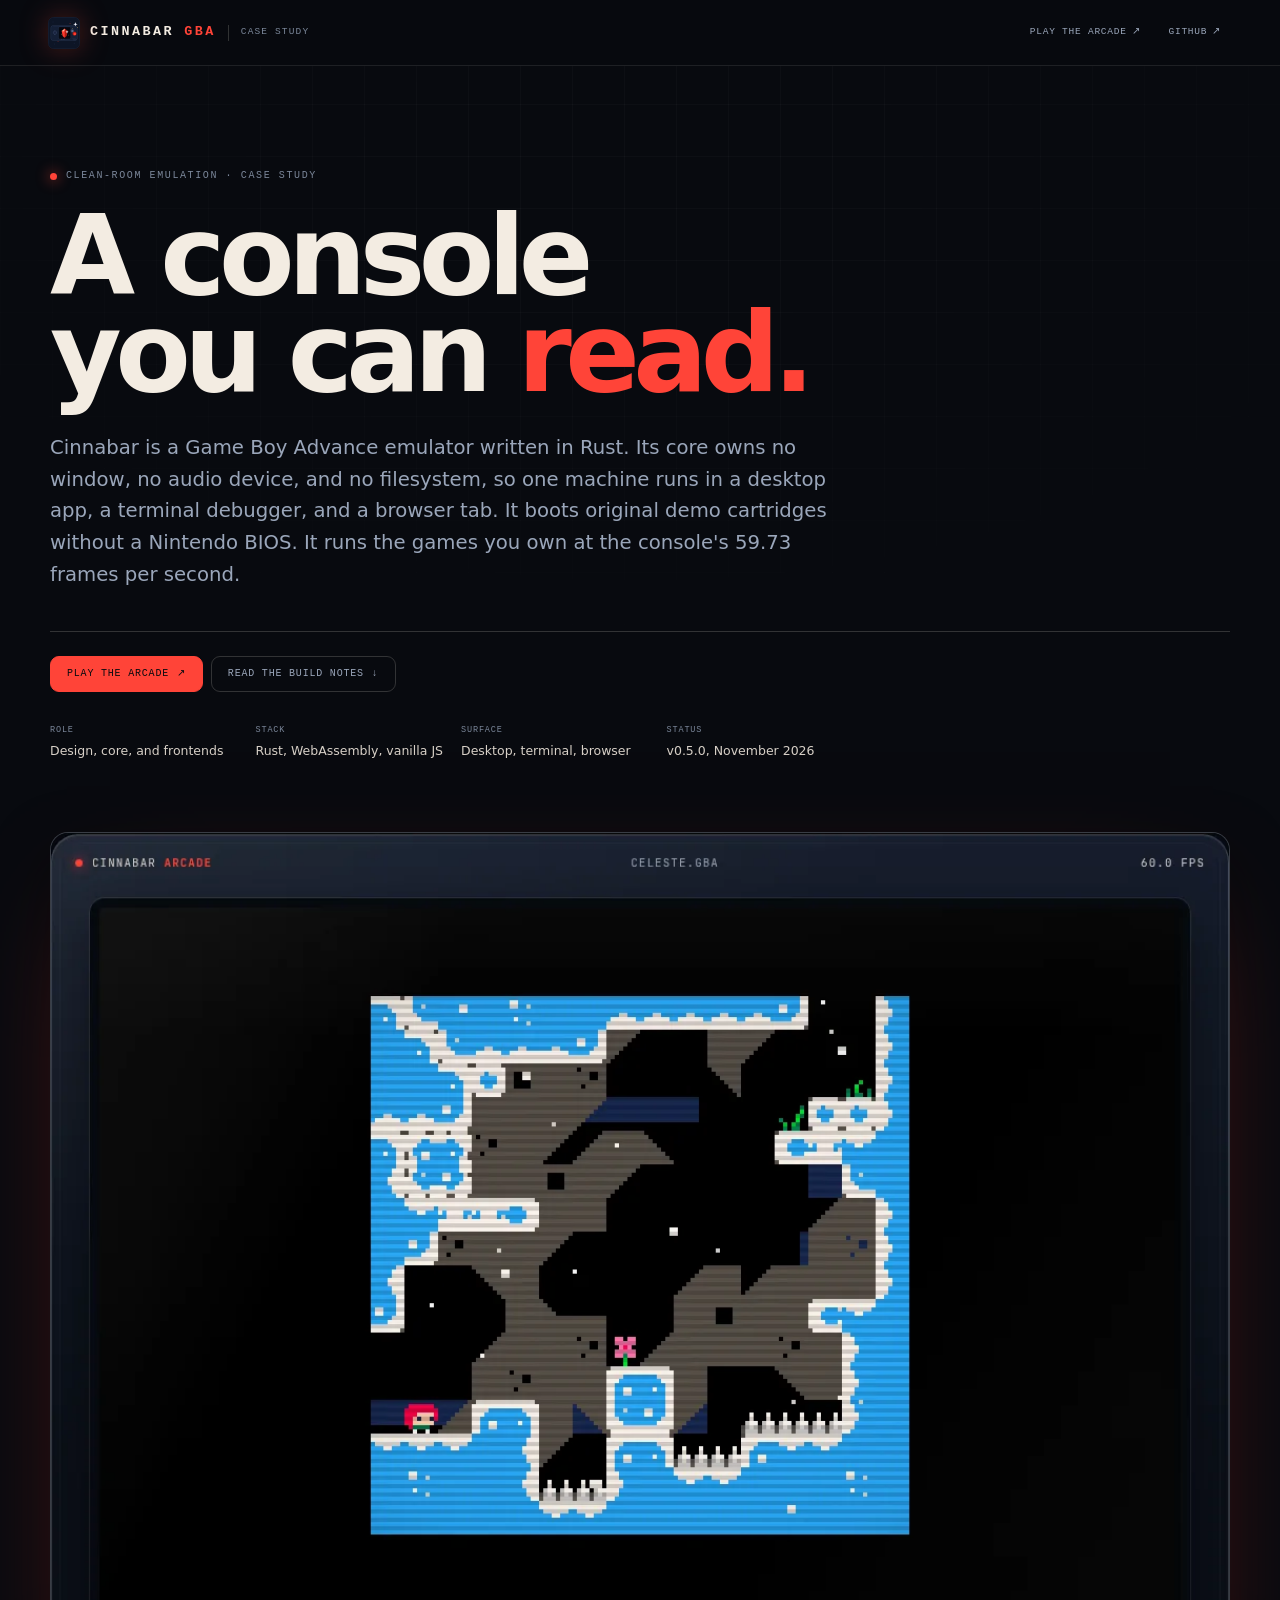
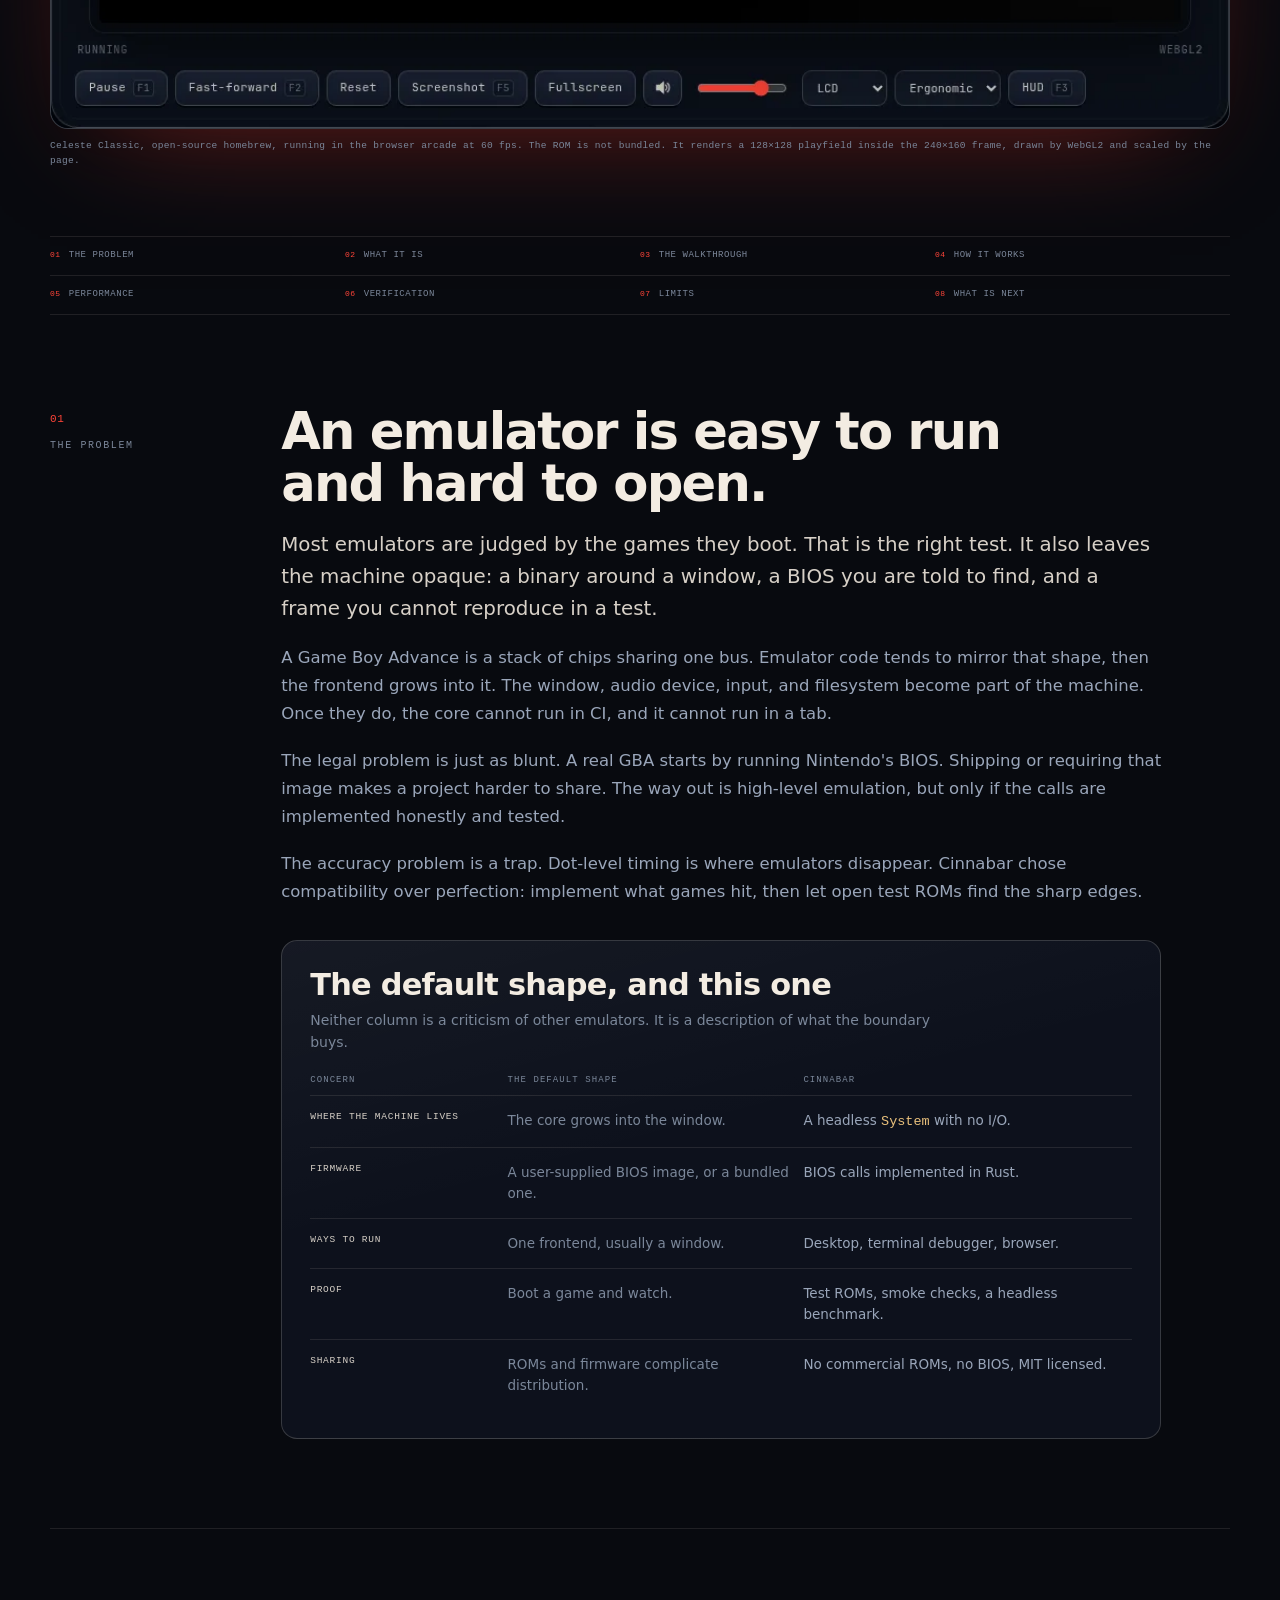
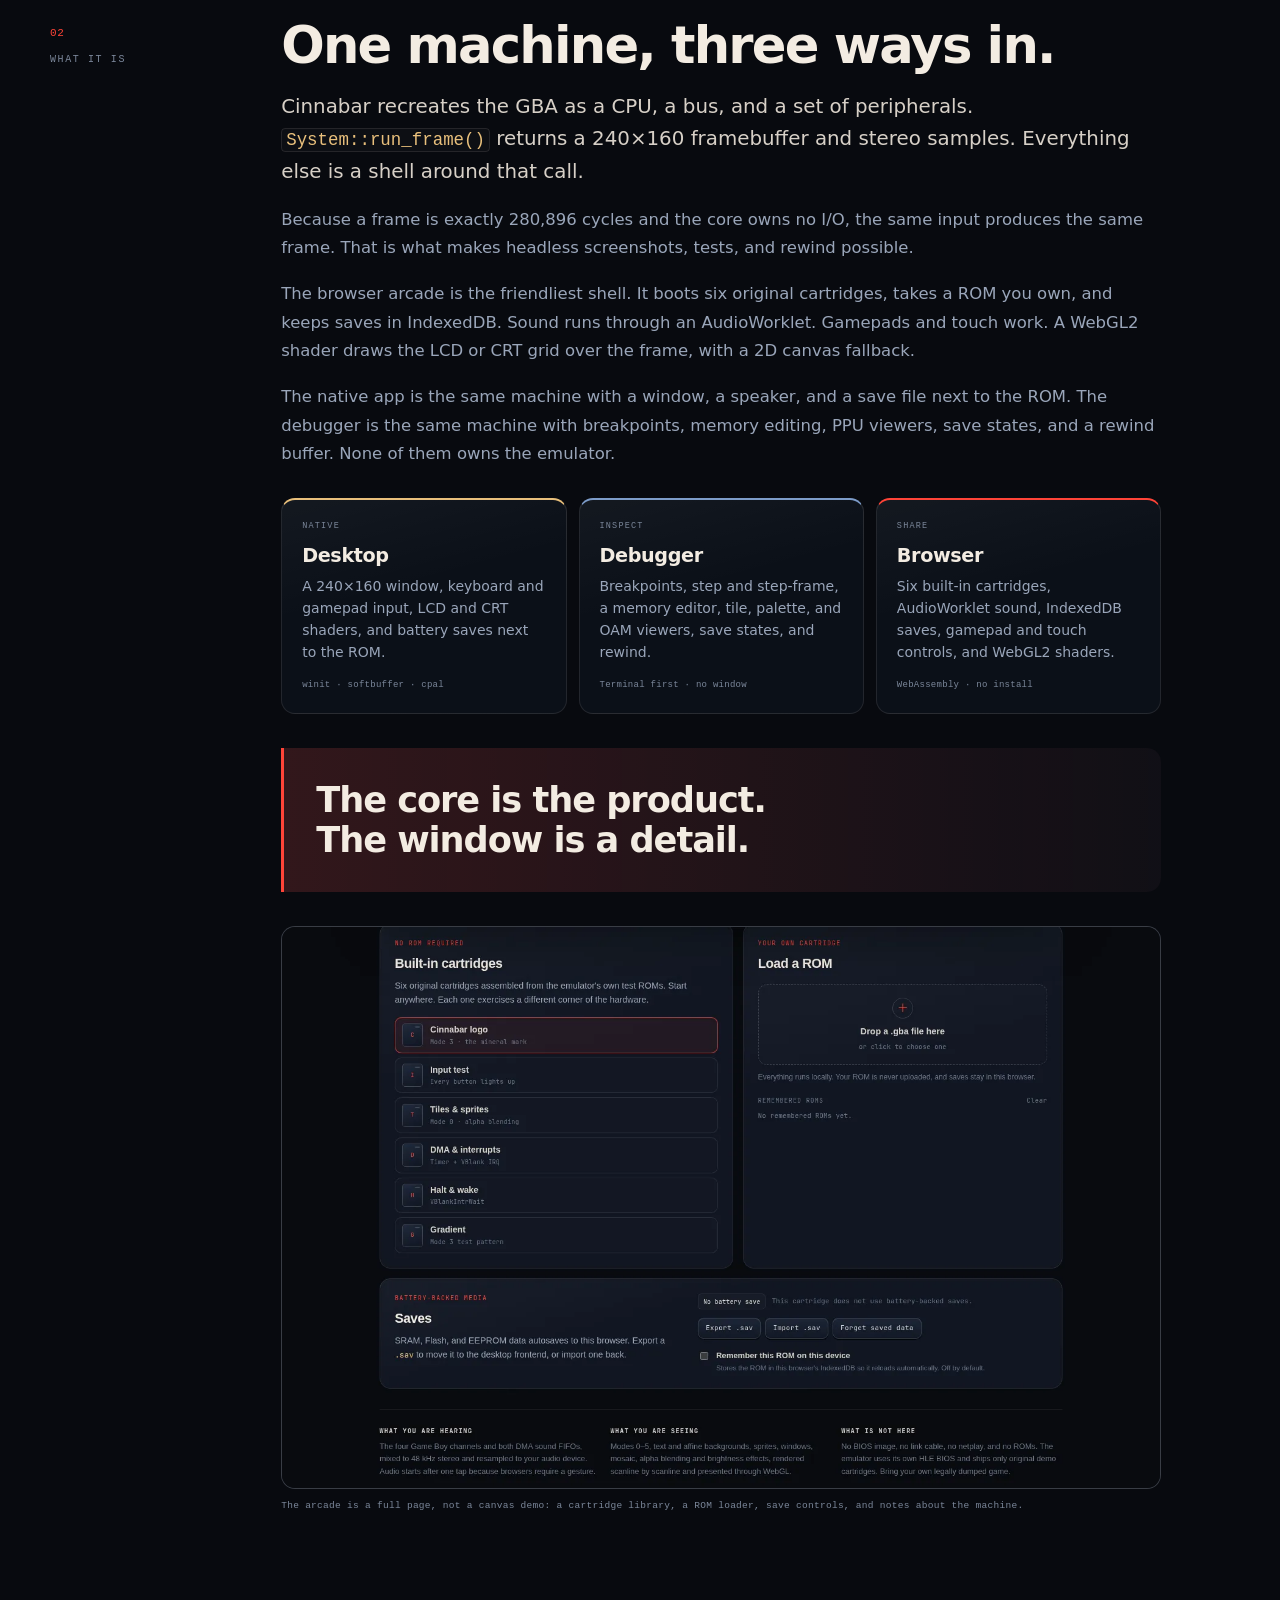
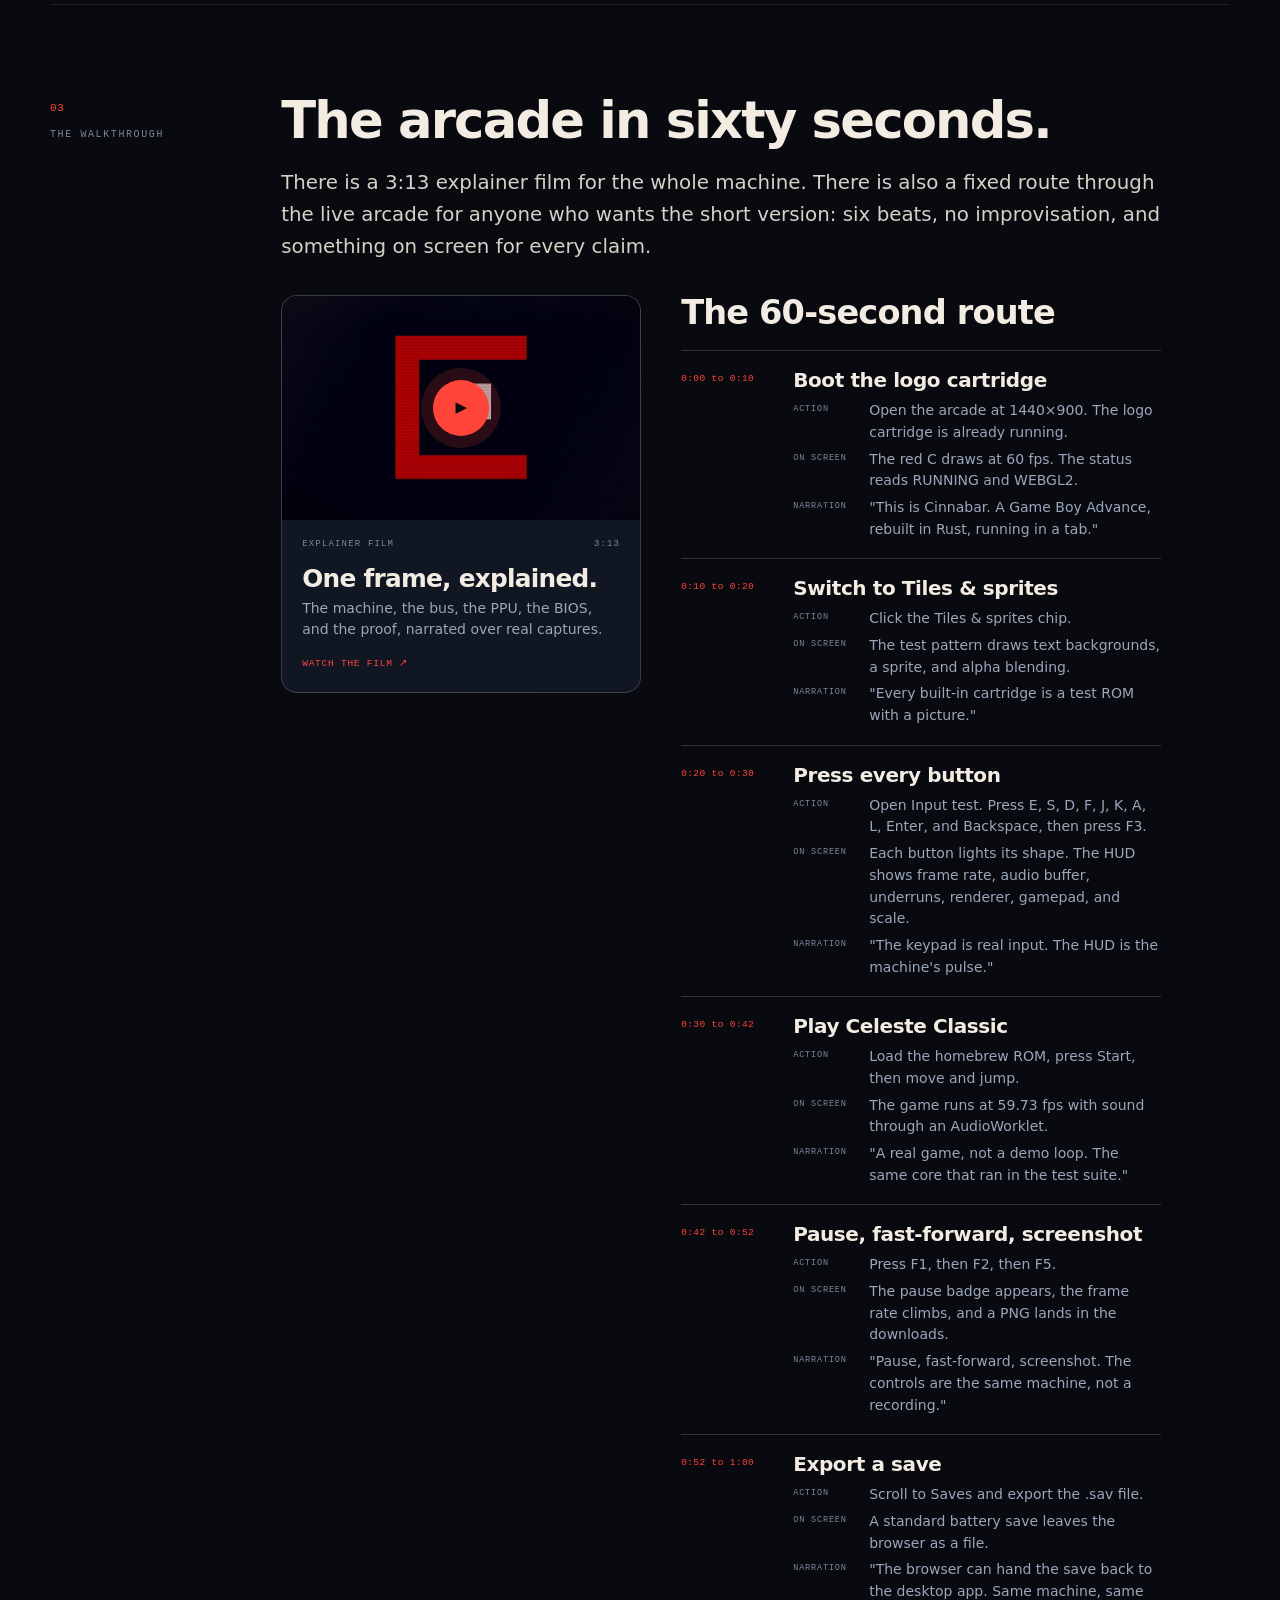
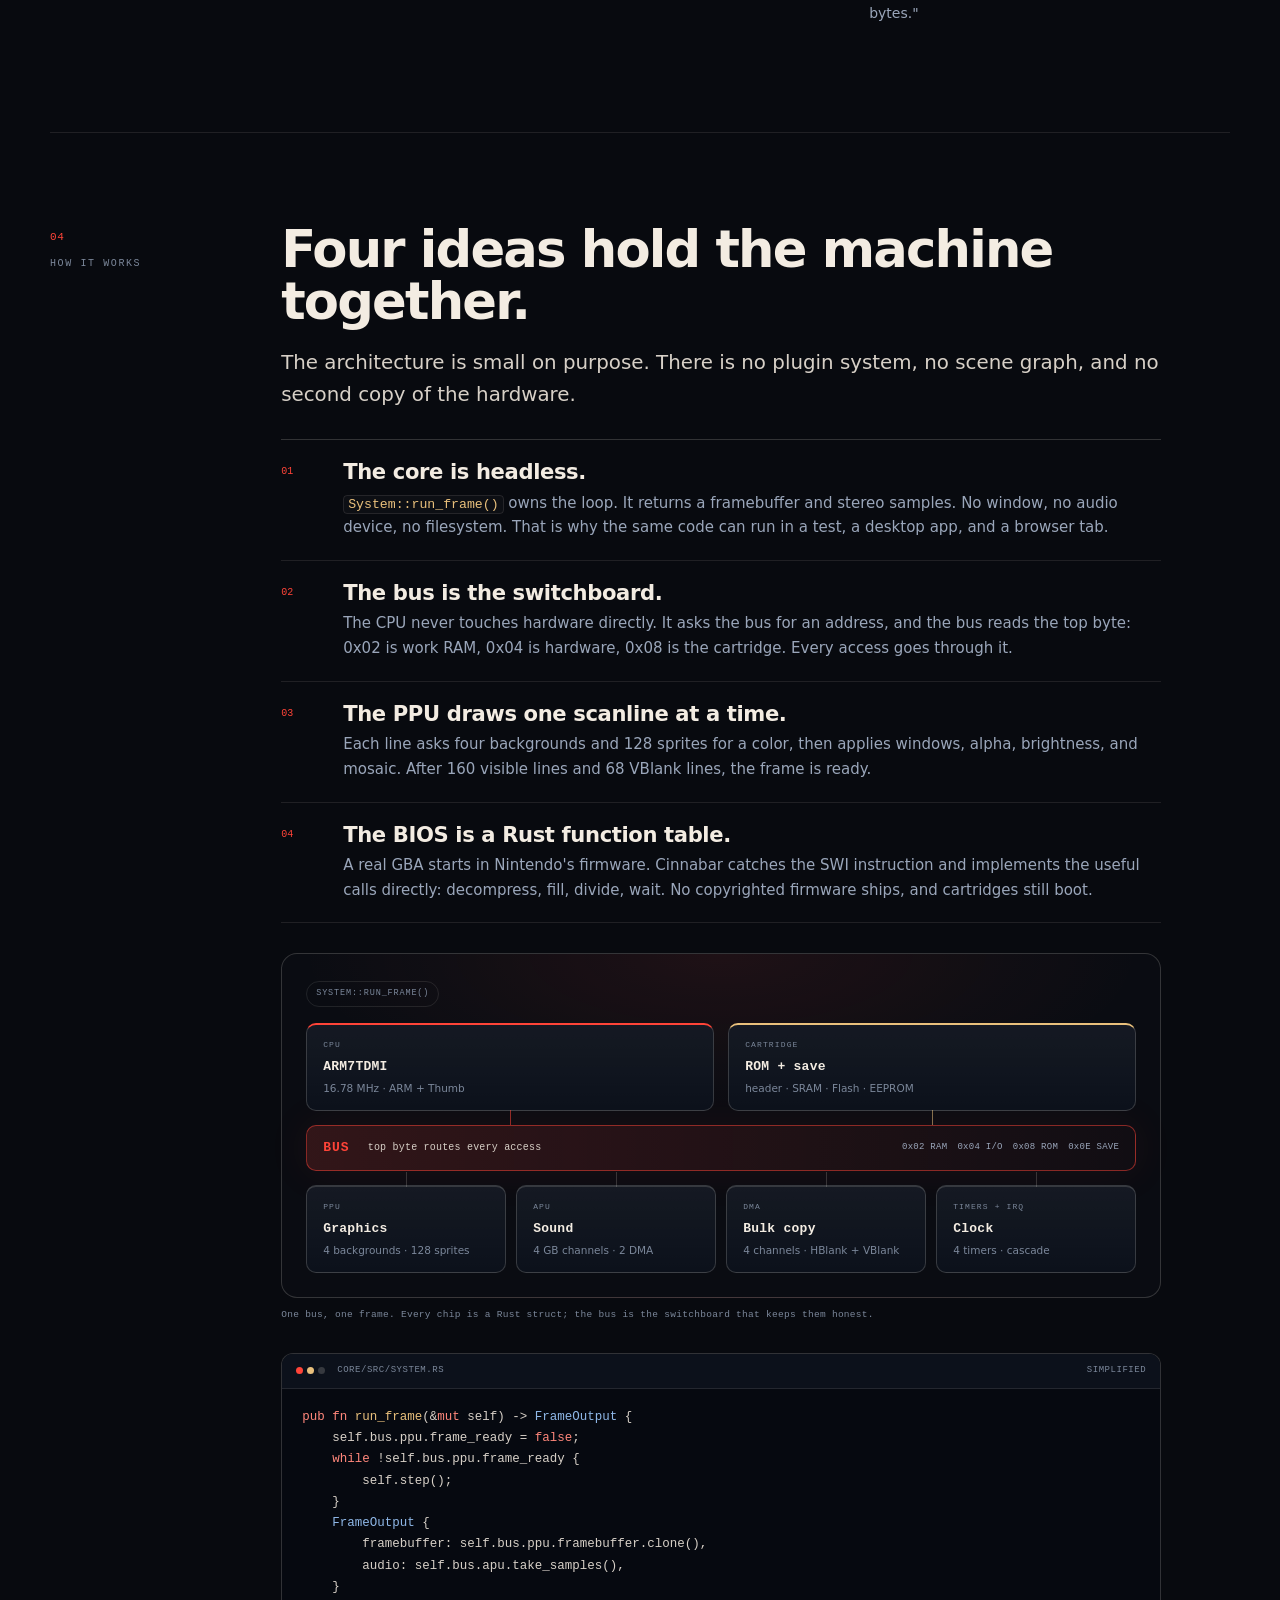
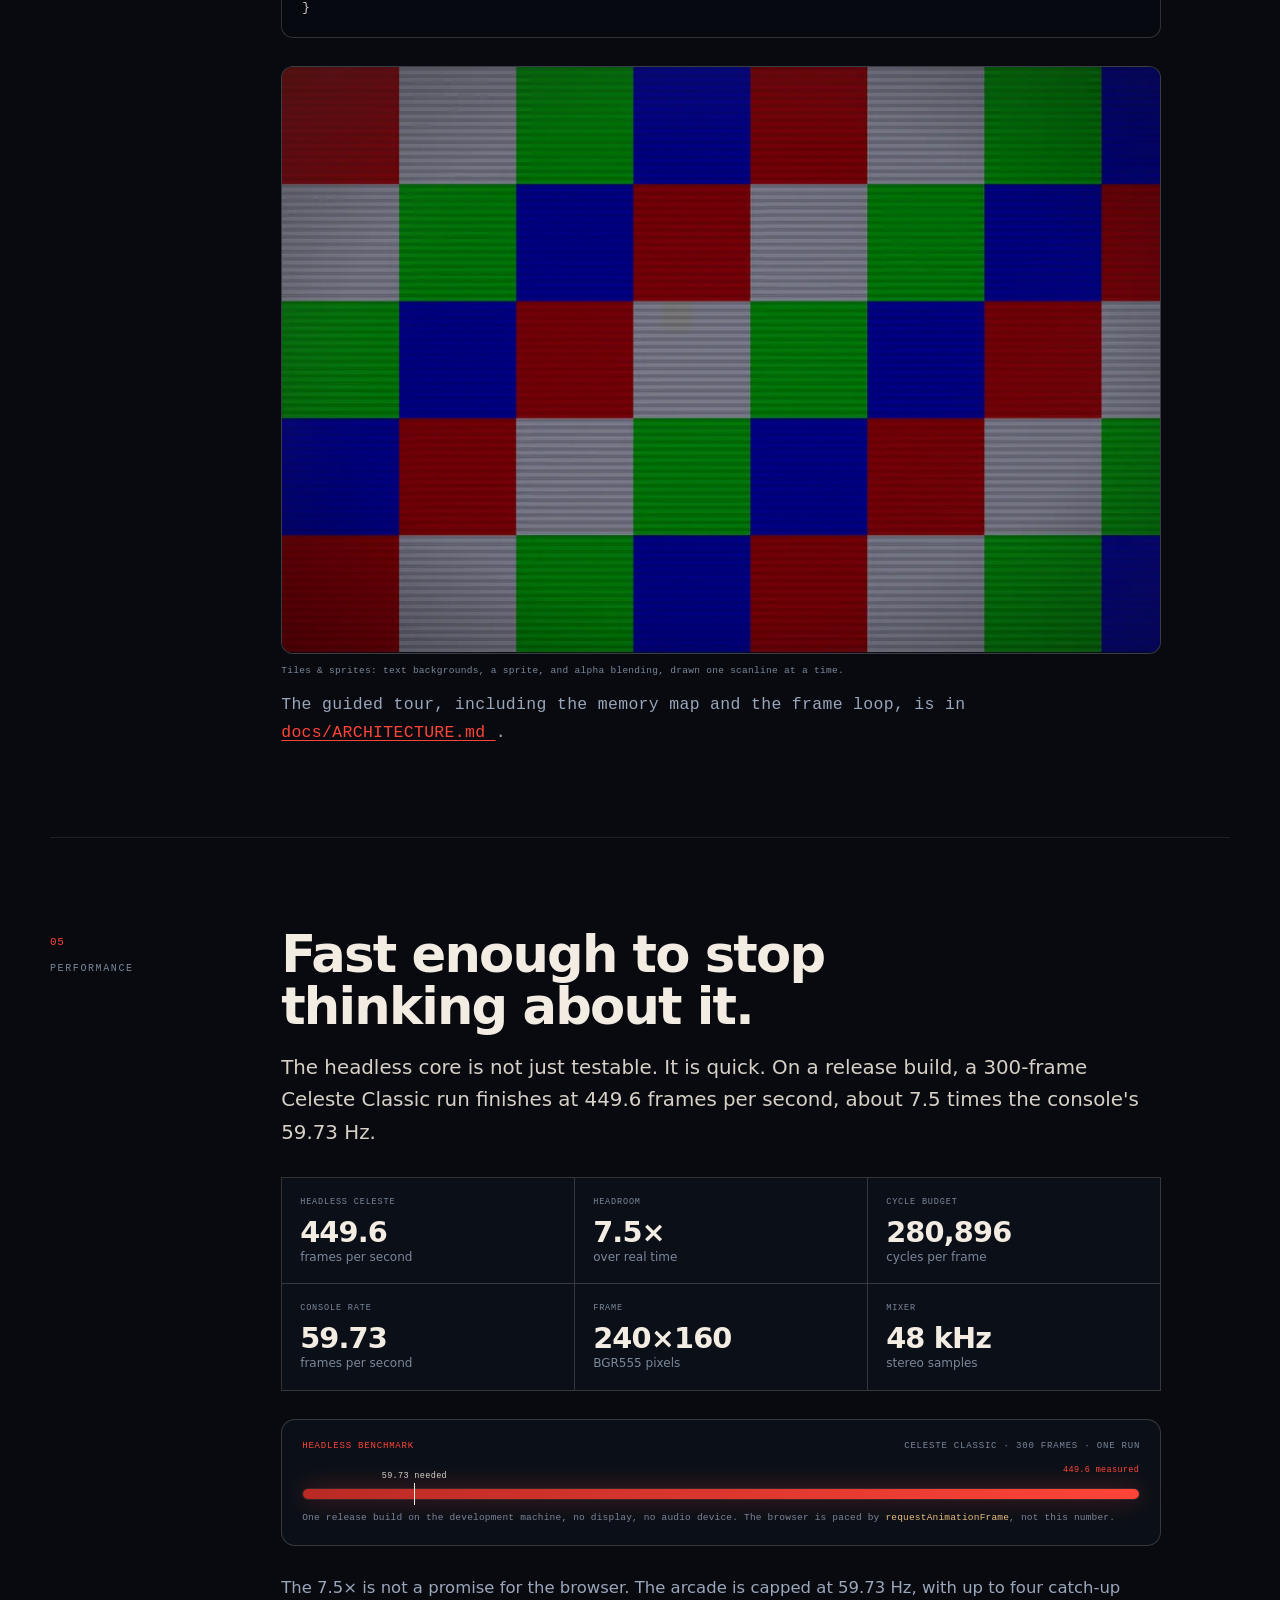
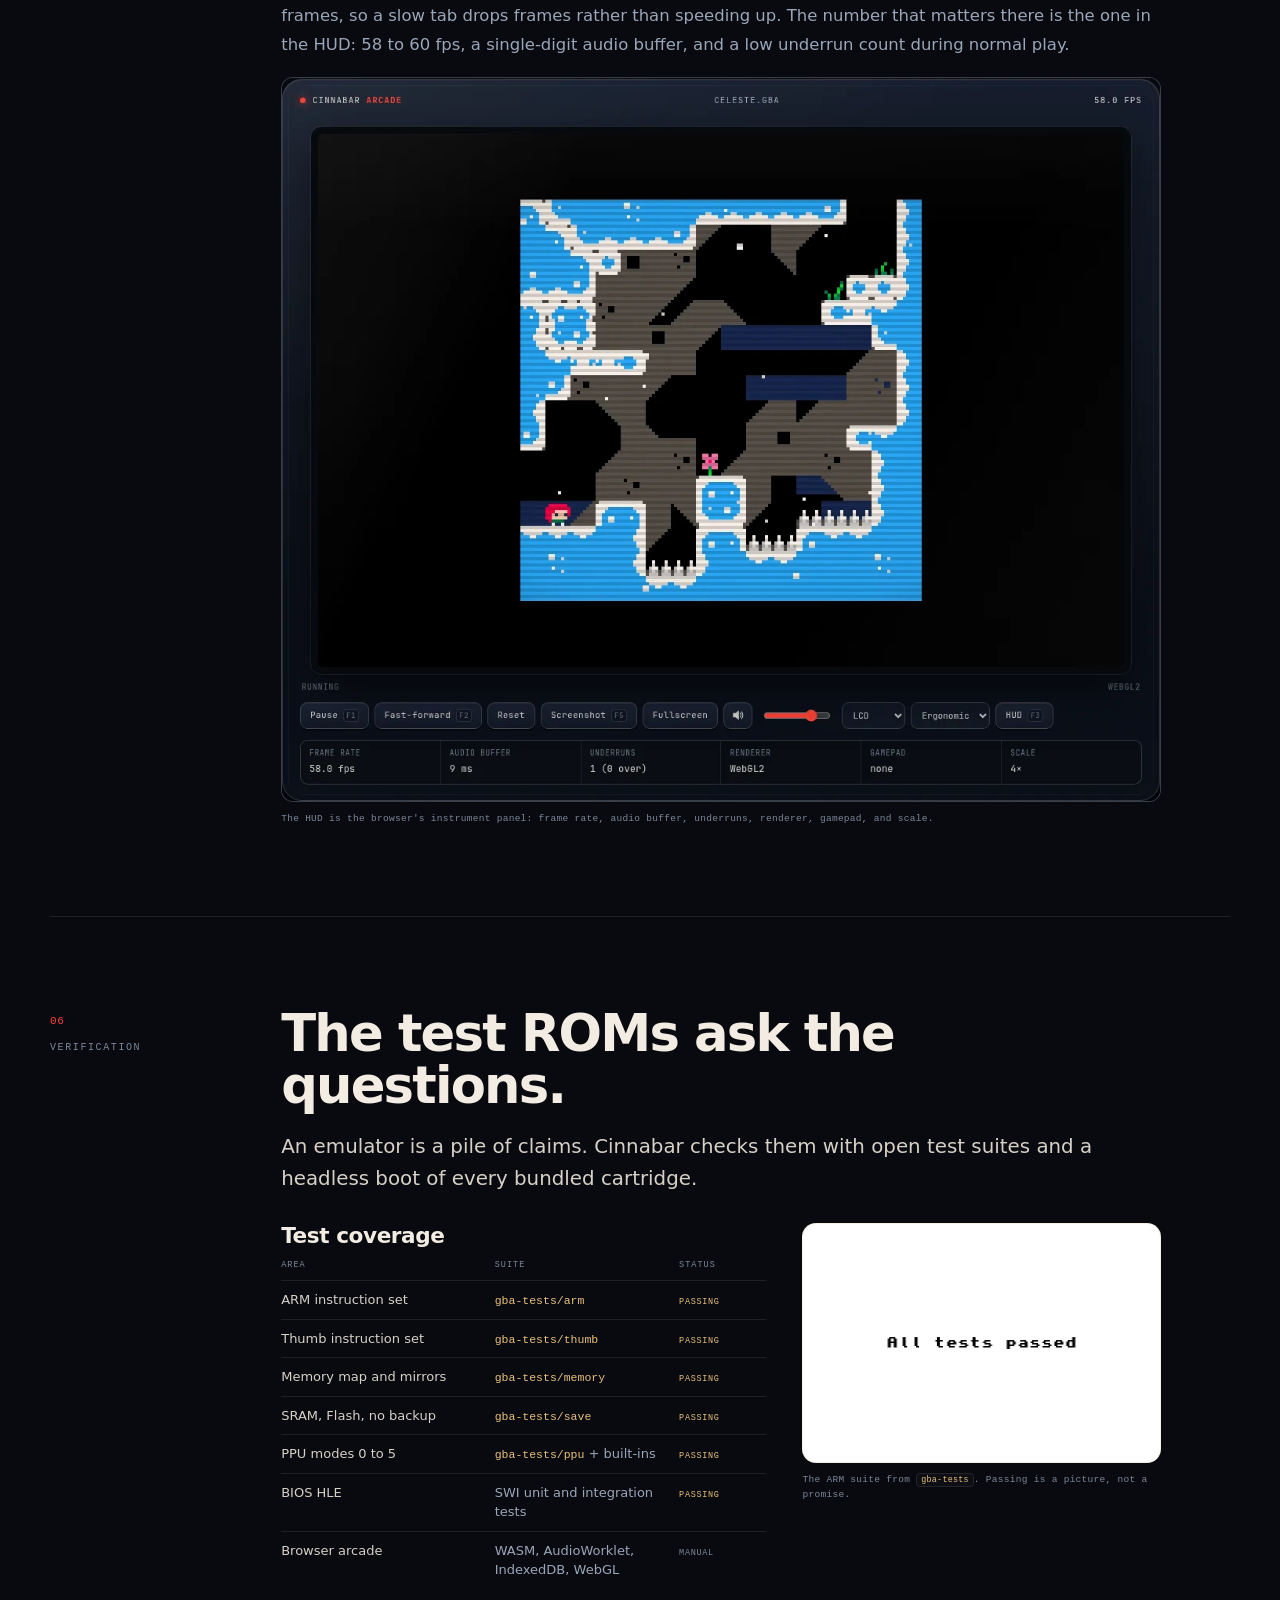
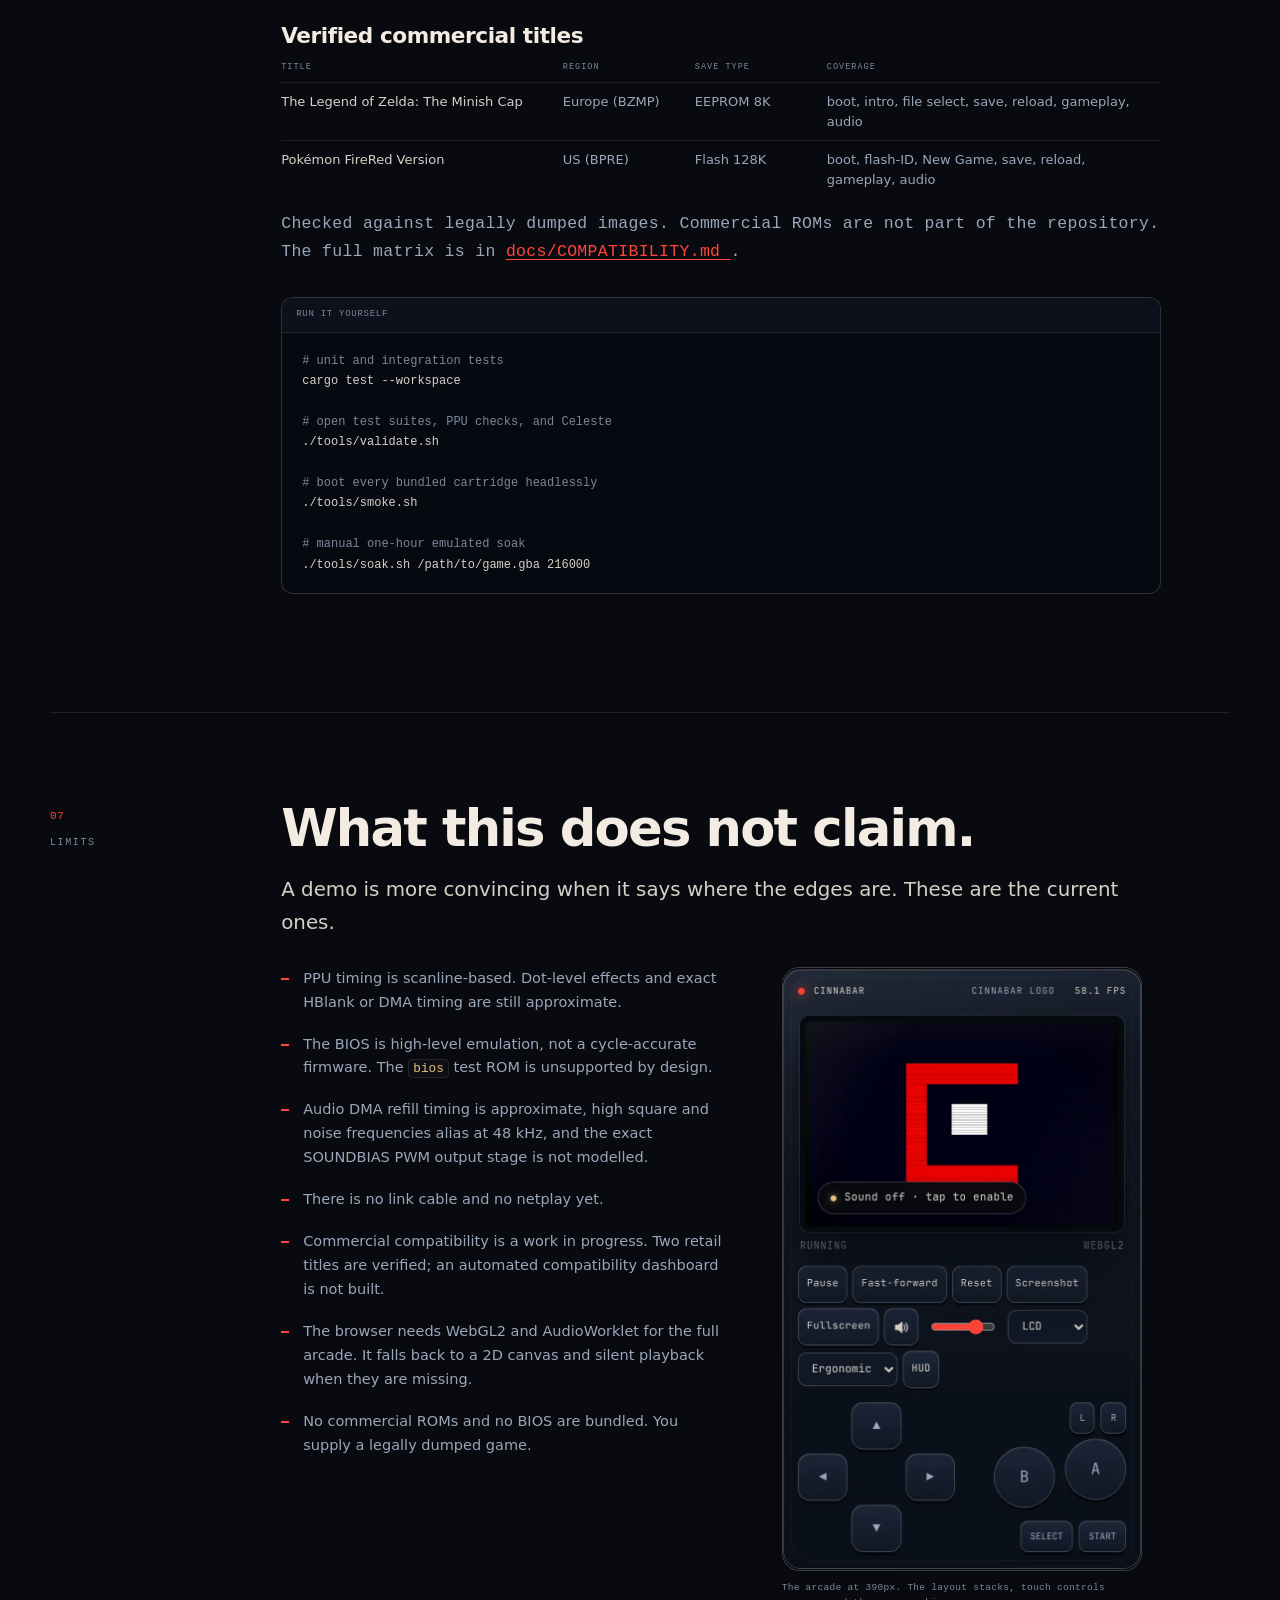
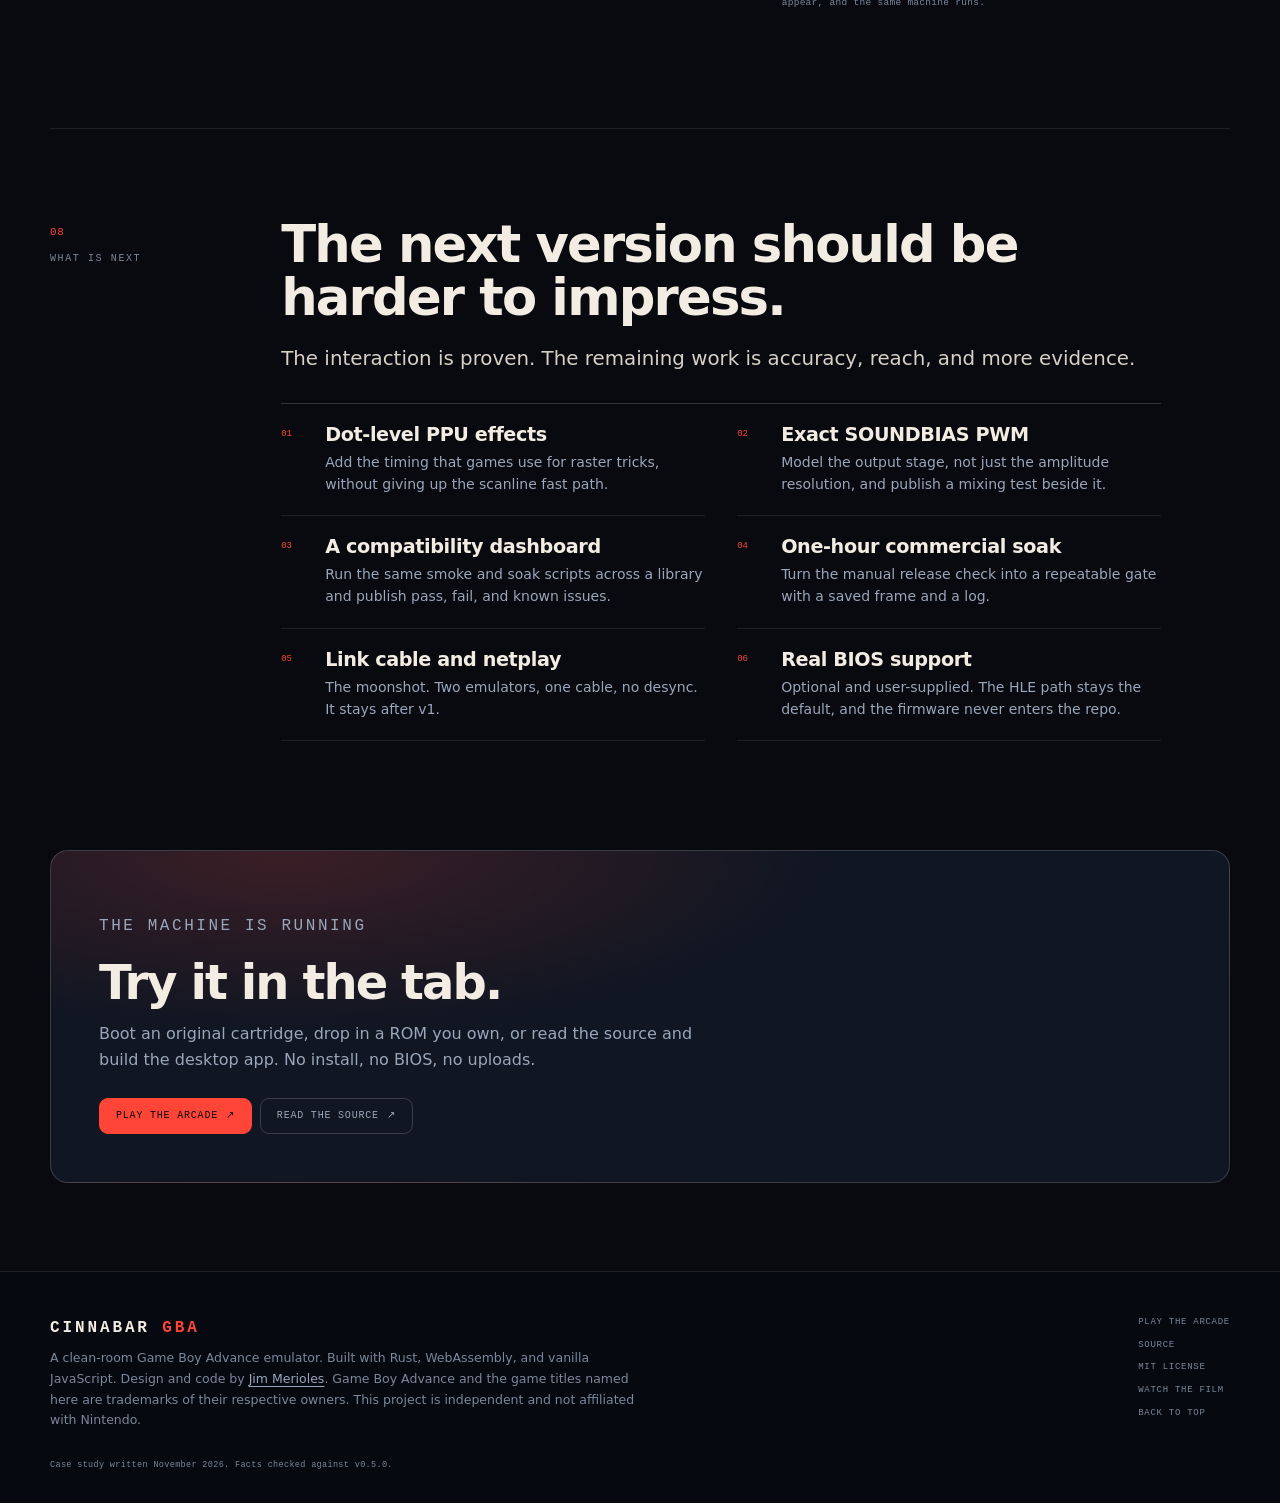
<file: web/case-study.html>
<!doctype html>
<html lang="en">
  <head>
    <meta charset="utf-8" />
    <meta name="viewport" content="width=device-width, initial-scale=1, viewport-fit=cover" />
    <meta name="theme-color" content="#080a0f" />
    <meta name="author" content="Jim Merioles" />
    <meta
      name="description"
      content="Cinnabar is a clean-room Game Boy Advance emulator in Rust. The case study: the headless core, the bus, the browser arcade, the test ROMs, and the tradeoffs."
    />
    <title>Cinnabar case study: A console you can read</title>
    <link rel="canonical" href="https://jimmerioles.github.io/cinnabar-gba/case-study.html" />
    <meta property="og:title" content="Cinnabar case study: A console you can read" />
    <meta
      property="og:description"
      content="How a Game Boy Advance emulator in Rust keeps a headless core, runs in a desktop app, a terminal debugger, and a browser tab, and passes the test ROMs."
    />
    <meta property="og:type" content="article" />
    <meta property="og:site_name" content="Cinnabar GBA" />
    <meta property="og:url" content="https://jimmerioles.github.io/cinnabar-gba/case-study.html" />
    <meta
      property="og:image"
      content="https://jimmerioles.github.io/cinnabar-gba/assets/banner.png"
    />
    <meta property="og:image:width" content="1280" />
    <meta property="og:image:height" content="640" />
    <meta
      property="og:image:alt"
      content="The Cinnabar GBA banner: a clean-room Game Boy Advance emulator written in Rust."
    />
    <meta name="twitter:card" content="summary_large_image" />
    <meta name="twitter:title" content="Cinnabar case study: A console you can read" />
    <meta
      name="twitter:description"
      content="How a Game Boy Advance emulator in Rust keeps a headless core, runs in a desktop app, a terminal debugger, and a browser tab, and passes the test ROMs."
    />
    <meta
      name="twitter:image"
      content="https://jimmerioles.github.io/cinnabar-gba/assets/banner.png"
    />
    <meta
      name="twitter:image:alt"
      content="The Cinnabar GBA banner: a clean-room Game Boy Advance emulator written in Rust."
    />
    <link rel="icon" href="./assets/icon.png" />
    <link rel="apple-touch-icon" href="./assets/icon.png" />
    <link rel="preload" href="./assets/case-study/arcade-celeste.webp" as="image" type="image/webp" />
    <link rel="stylesheet" href="./case-study.css" />
  </head>
  <body>
    <div class="cs-progress" aria-hidden="true"></div>

    <a class="cs-skip" href="#main">Skip to the case study</a>

    <header class="cs-topbar">
      <a class="cs-brand" href="./" aria-label="Cinnabar GBA home">
        <img src="./assets/icon.png" alt="" width="32" height="32" />
        <span class="cs-brand__name">CINNABAR <em>GBA</em></span>
        <span class="cs-brand__divider" aria-hidden="true"></span>
        <span class="cs-brand__section">Case study</span>
      </a>
      <nav class="cs-nav" aria-label="Case study links">
        <a class="cs-nav__link" href="./">
          Play the arcade <span aria-hidden="true">&nearr;</span>
        </a>
        <a
          class="cs-nav__link"
          href="https://github.com/jimmerioles/cinnabar-gba"
          rel="noreferrer"
        >
          GitHub <span aria-hidden="true">&nearr;</span>
        </a>
      </nav>
    </header>

    <main id="main" class="cs-main" tabindex="-1">
      <article>
        <header class="cs-hero">
          <div class="cs-shell">
            <p class="cs-kicker">
              <span class="cs-kicker__dot" aria-hidden="true"></span>
              Clean-room emulation &middot; Case study
            </p>
            <h1 class="cs-hero__title">
              A console<br />
              you can <span class="cs-accent">read.</span>
            </h1>
            <p class="cs-hero__lede">
              Cinnabar is a Game Boy Advance emulator written in Rust. Its core
              owns no window, no audio device, and no filesystem, so one machine
              runs in a desktop app, a terminal debugger, and a browser tab. It
              boots original demo cartridges without a Nintendo BIOS. It runs
              the games you own at the console's 59.73 frames per second.
            </p>

            <div class="cs-hero__bottom">
              <div class="cs-actions">
                <a class="cs-button cs-button--primary" href="./">
                  <span>Play the arcade</span>
                  <span aria-hidden="true">&nearr;</span>
                </a>
                <a class="cs-button cs-button--ghost" href="#how-it-works">
                  <span>Read the build notes</span>
                  <span aria-hidden="true">&darr;</span>
                </a>
              </div>

              <dl class="cs-facts">
                <div>
                  <dt>Role</dt>
                  <dd>Design, core, and frontends</dd>
                </div>
                <div>
                  <dt>Stack</dt>
                  <dd>Rust, WebAssembly, vanilla JS</dd>
                </div>
                <div>
                  <dt>Surface</dt>
                  <dd>Desktop, terminal, browser</dd>
                </div>
                <div>
                  <dt>Status</dt>
                  <dd>v0.5.0, November 2026</dd>
                </div>
              </dl>
            </div>

            <figure class="cs-figure cs-figure--hero">
              <img
                src="./assets/case-study/arcade-celeste.webp"
                alt="The Cinnabar browser arcade running Celeste Classic at 60 frames per second, with the game inside a dark arcade cabinet and emulator controls underneath."
                width="1120"
                height="851"
                fetchpriority="high"
              />
              <figcaption>
                Celeste Classic, open-source homebrew, running in the browser
                arcade at 60 fps. The ROM is not bundled. It renders a 128&times;128
                playfield inside the 240&times;160 frame, drawn by WebGL2 and
                scaled by the page.
              </figcaption>
            </figure>
          </div>
        </header>

        <div class="cs-shell cs-sections">
          <nav class="cs-contents" aria-label="Case study contents">
            <a href="#problem-title"><span>01</span> The problem</a>
            <a href="#what-title"><span>02</span> What it is</a>
            <a href="#walkthrough-title"><span>03</span> The walkthrough</a>
            <a href="#how-title"><span>04</span> How it works</a>
            <a href="#performance-title"><span>05</span> Performance</a>
            <a href="#verification-title"><span>06</span> Verification</a>
            <a href="#limits-title"><span>07</span> Limits</a>
            <a href="#next-title"><span>08</span> What is next</a>
          </nav>

          <section class="cs-section" aria-labelledby="problem-title">
            <div class="cs-section__aside">
              <span class="cs-section__number">01</span>
              <p class="cs-kicker">The problem</p>
            </div>
            <div class="cs-section__body">
              <h2 id="problem-title">
                An emulator is easy to run and hard to open.
              </h2>
              <p class="cs-lede">
                Most emulators are judged by the games they boot. That is the
                right test. It also leaves the machine opaque: a binary around a
                window, a BIOS you are told to find, and a frame you cannot
                reproduce in a test.
              </p>
              <p>
                A Game Boy Advance is a stack of chips sharing one bus. Emulator
                code tends to mirror that shape, then the frontend grows into it.
                The window, audio device, input, and filesystem become part of
                the machine. Once they do, the core cannot run in CI, and it
                cannot run in a tab.
              </p>
              <p>
                The legal problem is just as blunt. A real GBA starts by running
                Nintendo's BIOS. Shipping or requiring that image makes a
                project harder to share. The way out is high-level emulation,
                but only if the calls are implemented honestly and tested.
              </p>
              <p>
                The accuracy problem is a trap. Dot-level timing is where
                emulators disappear. Cinnabar chose compatibility over
                perfection: implement what games hit, then let open test ROMs
                find the sharp edges.
              </p>

              <div class="cs-compare">
                <h3>The default shape, and this one</h3>
                <p class="cs-compare__intro">
                  Neither column is a criticism of other emulators. It is a
                  description of what the boundary buys.
                </p>
                <table>
                  <caption class="sr-only">
                    A comparison of the default emulator shape and Cinnabar's
                    headless core
                  </caption>
                  <thead>
                    <tr>
                      <th scope="col">Concern</th>
                      <th scope="col">The default shape</th>
                      <th scope="col">Cinnabar</th>
                    </tr>
                  </thead>
                  <tbody>
                    <tr>
                      <th scope="row">Where the machine lives</th>
                      <td data-label="The default shape">
                        The core grows into the window.
                      </td>
                      <td data-label="Cinnabar">
                        A headless <code>System</code> with no I/O.
                      </td>
                    </tr>
                    <tr>
                      <th scope="row">Firmware</th>
                      <td data-label="The default shape">
                        A user-supplied BIOS image, or a bundled one.
                      </td>
                      <td data-label="Cinnabar">
                        BIOS calls implemented in Rust.
                      </td>
                    </tr>
                    <tr>
                      <th scope="row">Ways to run</th>
                      <td data-label="The default shape">
                        One frontend, usually a window.
                      </td>
                      <td data-label="Cinnabar">
                        Desktop, terminal debugger, browser.
                      </td>
                    </tr>
                    <tr>
                      <th scope="row">Proof</th>
                      <td data-label="The default shape">
                        Boot a game and watch.
                      </td>
                      <td data-label="Cinnabar">
                        Test ROMs, smoke checks, a headless benchmark.
                      </td>
                    </tr>
                    <tr>
                      <th scope="row">Sharing</th>
                      <td data-label="The default shape">
                        ROMs and firmware complicate distribution.
                      </td>
                      <td data-label="Cinnabar">
                        No commercial ROMs, no BIOS, MIT licensed.
                      </td>
                    </tr>
                  </tbody>
                </table>
              </div>
            </div>
          </section>

          <section class="cs-section" aria-labelledby="what-title">
            <div class="cs-section__aside">
              <span class="cs-section__number">02</span>
              <p class="cs-kicker">What it is</p>
            </div>
            <div class="cs-section__body">
              <h2 id="what-title">One machine, three ways in.</h2>
              <p class="cs-lede">
                Cinnabar recreates the GBA as a CPU, a bus, and a set of
                peripherals. <code>System::run_frame()</code> returns a
                240&times;160 framebuffer and stereo samples. Everything else is a
                shell around that call.
              </p>
              <p>
                Because a frame is exactly 280,896 cycles and the core owns no
                I/O, the same input produces the same frame. That is what makes
                headless screenshots, tests, and rewind possible.
              </p>
              <p>
                The browser arcade is the friendliest shell. It boots six original
                cartridges, takes a ROM you own, and keeps saves in IndexedDB.
                Sound runs through an AudioWorklet. Gamepads and touch work. A
                WebGL2 shader draws the LCD or CRT grid over the frame, with a 2D
                canvas fallback.
              </p>
              <p>
                The native app is the same machine with a window, a speaker, and
                a save file next to the ROM. The debugger is the same machine with
                breakpoints, memory editing, PPU viewers, save states, and a
                rewind buffer. None of them owns the emulator.
              </p>

              <div class="cs-frontends">
                <article class="cs-frontend cs-frontend--native">
                  <span class="cs-frontend__tag">Native</span>
                  <h3>Desktop</h3>
                  <p>
                    A 240&times;160 window, keyboard and gamepad input, LCD and
                    CRT shaders, and battery saves next to the ROM.
                  </p>
                  <p class="cs-frontend__meta">winit &middot; softbuffer &middot; cpal</p>
                </article>
                <article class="cs-frontend cs-frontend--debug">
                  <span class="cs-frontend__tag">Inspect</span>
                  <h3>Debugger</h3>
                  <p>
                    Breakpoints, step and step-frame, a memory editor, tile,
                    palette, and OAM viewers, save states, and rewind.
                  </p>
                  <p class="cs-frontend__meta">Terminal first &middot; no window</p>
                </article>
                <article class="cs-frontend cs-frontend--browser">
                  <span class="cs-frontend__tag">Share</span>
                  <h3>Browser</h3>
                  <p>
                    Six built-in cartridges, AudioWorklet sound, IndexedDB saves,
                    gamepad and touch controls, and WebGL2 shaders.
                  </p>
                  <p class="cs-frontend__meta">WebAssembly &middot; no install</p>
                </article>
              </div>

              <div class="cs-statement">
                <p>The core is the product.<br />The window is a detail.</p>
              </div>

              <figure class="cs-figure cs-figure--library">
                <img
                  src="./assets/case-study/arcade-library.webp"
                  alt="The lower half of the Cinnabar arcade page, showing six built-in cartridges, a ROM loader, save controls, and the notes about sound and graphics."
                  width="1440"
                  height="920"
                  loading="lazy"
                />
                <figcaption>
                  The arcade is a full page, not a canvas demo: a cartridge
                  library, a ROM loader, save controls, and notes about the
                  machine.
                </figcaption>
              </figure>
            </div>
          </section>

          <section class="cs-section" aria-labelledby="walkthrough-title">
            <div class="cs-section__aside">
              <span class="cs-section__number">03</span>
              <p class="cs-kicker">The walkthrough</p>
            </div>
            <div class="cs-section__body">
              <h2 id="walkthrough-title">The arcade in sixty seconds.</h2>
              <p class="cs-lede">
                There is a 3:13 explainer film for the whole machine. There is
                also a fixed route through the live arcade for anyone who wants
                the short version: six beats, no improvisation, and something on
                screen for every claim.
              </p>

              <div class="cs-walkthrough">
                <a
                  id="film"
                  class="cs-film"
                  href="https://github.com/user-attachments/assets/c5e93545-4d9d-4f6a-9ea1-4d5212dd9d69"
                  target="_blank"
                  rel="noreferrer"
                  aria-label="Watch the 3 minute 13 second Cinnabar explainer film (opens in a new tab)"
                >
                  <span class="cs-film__media">
                    <img
                      src="./assets/case-study/logo.webp"
                      alt=""
                      width="959"
                      height="640"
                      loading="lazy"
                    />
                    <span class="cs-film__play" aria-hidden="true">&#9654;</span>
                  </span>
                  <span class="cs-film__body">
                    <span class="cs-film__meta">
                      <span>Explainer film</span>
                      <span>3:13</span>
                    </span>
                    <span class="cs-film__title">One frame, explained.</span>
                    <span class="cs-film__copy">
                      The machine, the bus, the PPU, the BIOS, and the proof,
                      narrated over real captures.
                    </span>
                    <span class="cs-film__cta">
                      Watch the film <span aria-hidden="true">&nearr;</span>
                    </span>
                  </span>
                </a>

                <div class="cs-shotlist">
                  <h3 id="shot-list-title">The 60-second route</h3>
                  <ol class="cs-shots" aria-labelledby="shot-list-title">
                    <li>
                      <p class="cs-shots__time">0:00 to 0:10</p>
                      <div>
                        <h4>Boot the logo cartridge</h4>
                        <dl>
                          <div>
                            <dt>Action</dt>
                            <dd>
                              Open the arcade at 1440&times;900. The logo cartridge
                              is already running.
                            </dd>
                          </div>
                          <div>
                            <dt>On screen</dt>
                            <dd>
                              The red C draws at 60 fps. The status reads RUNNING
                              and WEBGL2.
                            </dd>
                          </div>
                          <div>
                            <dt>Narration</dt>
                            <dd>
                              "This is Cinnabar. A Game Boy Advance, rebuilt in
                              Rust, running in a tab."
                            </dd>
                          </div>
                        </dl>
                      </div>
                    </li>
                    <li>
                      <p class="cs-shots__time">0:10 to 0:20</p>
                      <div>
                        <h4>Switch to Tiles &amp; sprites</h4>
                        <dl>
                          <div>
                            <dt>Action</dt>
                            <dd>Click the Tiles &amp; sprites chip.</dd>
                          </div>
                          <div>
                            <dt>On screen</dt>
                            <dd>
                              The test pattern draws text backgrounds, a sprite,
                              and alpha blending.
                            </dd>
                          </div>
                          <div>
                            <dt>Narration</dt>
                            <dd>
                              "Every built-in cartridge is a test ROM with a
                              picture."
                            </dd>
                          </div>
                        </dl>
                      </div>
                    </li>
                    <li>
                      <p class="cs-shots__time">0:20 to 0:30</p>
                      <div>
                        <h4>Press every button</h4>
                        <dl>
                          <div>
                            <dt>Action</dt>
                            <dd>
                              Open Input test. Press E, S, D, F, J, K, A, L,
                              Enter, and Backspace, then press F3.
                            </dd>
                          </div>
                          <div>
                            <dt>On screen</dt>
                            <dd>
                              Each button lights its shape. The HUD shows frame
                              rate, audio buffer, underruns, renderer, gamepad,
                              and scale.
                            </dd>
                          </div>
                          <div>
                            <dt>Narration</dt>
                            <dd>
                              "The keypad is real input. The HUD is the machine's
                              pulse."
                            </dd>
                          </div>
                        </dl>
                      </div>
                    </li>
                    <li>
                      <p class="cs-shots__time">0:30 to 0:42</p>
                      <div>
                        <h4>Play Celeste Classic</h4>
                        <dl>
                          <div>
                            <dt>Action</dt>
                            <dd>
                              Load the homebrew ROM, press Start, then move and
                              jump.
                            </dd>
                          </div>
                          <div>
                            <dt>On screen</dt>
                            <dd>
                              The game runs at 59.73 fps with sound through an
                              AudioWorklet.
                            </dd>
                          </div>
                          <div>
                            <dt>Narration</dt>
                            <dd>
                              "A real game, not a demo loop. The same core that
                              ran in the test suite."
                            </dd>
                          </div>
                        </dl>
                      </div>
                    </li>
                    <li>
                      <p class="cs-shots__time">0:42 to 0:52</p>
                      <div>
                        <h4>Pause, fast-forward, screenshot</h4>
                        <dl>
                          <div>
                            <dt>Action</dt>
                            <dd>Press F1, then F2, then F5.</dd>
                          </div>
                          <div>
                            <dt>On screen</dt>
                            <dd>
                              The pause badge appears, the frame rate climbs, and
                              a PNG lands in the downloads.
                            </dd>
                          </div>
                          <div>
                            <dt>Narration</dt>
                            <dd>
                              "Pause, fast-forward, screenshot. The controls are
                              the same machine, not a recording."
                            </dd>
                          </div>
                        </dl>
                      </div>
                    </li>
                    <li>
                      <p class="cs-shots__time">0:52 to 1:00</p>
                      <div>
                        <h4>Export a save</h4>
                        <dl>
                          <div>
                            <dt>Action</dt>
                            <dd>Scroll to Saves and export the .sav file.</dd>
                          </div>
                          <div>
                            <dt>On screen</dt>
                            <dd>
                              A standard battery save leaves the browser as a
                              file.
                            </dd>
                          </div>
                          <div>
                            <dt>Narration</dt>
                            <dd>
                              "The browser can hand the save back to the desktop
                              app. Same machine, same bytes."
                            </dd>
                          </div>
                        </dl>
                      </div>
                    </li>
                  </ol>
                </div>
              </div>
            </div>
          </section>

          <section class="cs-section" id="how-it-works" aria-labelledby="how-title">
            <div class="cs-section__aside">
              <span class="cs-section__number">04</span>
              <p class="cs-kicker">How it works</p>
            </div>
            <div class="cs-section__body">
              <h2 id="how-title">Four ideas hold the machine together.</h2>
              <p class="cs-lede">
                The architecture is small on purpose. There is no plugin system,
                no scene graph, and no second copy of the hardware.
              </p>

              <ol class="cs-steps">
                <li>
                  <span class="cs-steps__number" aria-hidden="true">01</span>
                  <div>
                    <h3>The core is headless.</h3>
                    <p>
                      <code>System::run_frame()</code> owns the loop. It returns a
                      framebuffer and stereo samples. No window, no audio device,
                      no filesystem. That is why the same code can run in a test,
                      a desktop app, and a browser tab.
                    </p>
                  </div>
                </li>
                <li>
                  <span class="cs-steps__number" aria-hidden="true">02</span>
                  <div>
                    <h3>The bus is the switchboard.</h3>
                    <p>
                      The CPU never touches hardware directly. It asks the bus
                      for an address, and the bus reads the top byte: 0x02 is
                      work RAM, 0x04 is hardware, 0x08 is the cartridge. Every
                      access goes through it.
                    </p>
                  </div>
                </li>
                <li>
                  <span class="cs-steps__number" aria-hidden="true">03</span>
                  <div>
                    <h3>The PPU draws one scanline at a time.</h3>
                    <p>
                      Each line asks four backgrounds and 128 sprites for a
                      color, then applies windows, alpha, brightness, and mosaic.
                      After 160 visible lines and 68 VBlank lines, the frame is
                      ready.
                    </p>
                  </div>
                </li>
                <li>
                  <span class="cs-steps__number" aria-hidden="true">04</span>
                  <div>
                    <h3>The BIOS is a Rust function table.</h3>
                    <p>
                      A real GBA starts in Nintendo's firmware. Cinnabar catches
                      the SWI instruction and implements the useful calls
                      directly: decompress, fill, divide, wait. No copyrighted
                      firmware ships, and cartridges still boot.
                    </p>
                  </div>
                </li>
              </ol>

              <figure class="cs-figure cs-figure--machine">
                <div class="cs-machine" role="group" aria-label="Machine map">
                  <span class="cs-machine__tag">System::run_frame()</span>
                  <div class="cs-machine__top">
                    <div class="cs-node cs-node--cpu">
                      <span class="cs-node__tag">CPU</span>
                      <span class="cs-node__name">ARM7TDMI</span>
                      <span class="cs-node__detail">16.78 MHz &middot; ARM + Thumb</span>
                    </div>
                    <div class="cs-node cs-node--cart">
                      <span class="cs-node__tag">Cartridge</span>
                      <span class="cs-node__name">ROM + save</span>
                      <span class="cs-node__detail">
                        header &middot; SRAM &middot; Flash &middot; EEPROM
                      </span>
                    </div>
                  </div>
                  <div class="cs-machine__bus">
                    <span class="cs-machine__bus-name">BUS</span>
                    <span class="cs-machine__bus-copy">top byte routes every access</span>
                    <span class="cs-machine__addresses">
                      <span>0x02 RAM</span>
                      <span>0x04 I/O</span>
                      <span>0x08 ROM</span>
                      <span>0x0E SAVE</span>
                    </span>
                  </div>
                  <div class="cs-machine__bottom">
                    <div class="cs-node">
                      <span class="cs-node__tag">PPU</span>
                      <span class="cs-node__name">Graphics</span>
                      <span class="cs-node__detail">4 backgrounds &middot; 128 sprites</span>
                    </div>
                    <div class="cs-node">
                      <span class="cs-node__tag">APU</span>
                      <span class="cs-node__name">Sound</span>
                      <span class="cs-node__detail">4 GB channels &middot; 2 DMA</span>
                    </div>
                    <div class="cs-node">
                      <span class="cs-node__tag">DMA</span>
                      <span class="cs-node__name">Bulk copy</span>
                      <span class="cs-node__detail">4 channels &middot; HBlank + VBlank</span>
                    </div>
                    <div class="cs-node">
                      <span class="cs-node__tag">Timers + IRQ</span>
                      <span class="cs-node__name">Clock</span>
                      <span class="cs-node__detail">4 timers &middot; cascade</span>
                    </div>
                  </div>
                </div>
                <figcaption>
                  One bus, one frame. Every chip is a Rust struct; the bus is the
                  switchboard that keeps them honest.
                </figcaption>
              </figure>

              <div class="cs-code">
                <div class="cs-code__bar">
                  <span class="cs-code__dots" aria-hidden="true">
                    <i></i><i></i><i></i>
                  </span>
                  <span>core/src/system.rs</span>
                  <span>simplified</span>
                </div>
                <pre><code><span class="tok-kw">pub fn</span> <span class="tok-fn">run_frame</span>(&amp;<span class="tok-kw">mut</span> self) -&gt; <span class="tok-ty">FrameOutput</span> {
    self.bus.ppu.frame_ready = <span class="tok-kw">false</span>;
    <span class="tok-kw">while</span> !self.bus.ppu.frame_ready {
        self.step();
    }
    <span class="tok-ty">FrameOutput</span> {
        framebuffer: self.bus.ppu.framebuffer.clone(),
        audio: self.bus.apu.take_samples(),
    }
}</code></pre>
              </div>

              <figure class="cs-figure cs-figure--ppu">
                <img
                  src="./assets/case-study/ppu-tiled.webp"
                  alt="A Game Boy Advance test pattern of red, green, blue, and gray tiles with a small blended sprite near the center."
                  width="959"
                  height="640"
                  loading="lazy"
                />
                <figcaption>
                  Tiles &amp; sprites: text backgrounds, a sprite, and alpha
                  blending, drawn one scanline at a time.
                </figcaption>
              </figure>

              <p class="cs-small">
                The guided tour, including the memory map and the frame loop, is
                in
                <a
                  href="https://github.com/jimmerioles/cinnabar-gba/blob/main/docs/ARCHITECTURE.md"
                  rel="noreferrer"
                >
                  docs/ARCHITECTURE.md
                </a>.
              </p>
            </div>
          </section>

          <section class="cs-section" aria-labelledby="performance-title">
            <div class="cs-section__aside">
              <span class="cs-section__number">05</span>
              <p class="cs-kicker">Performance</p>
            </div>
            <div class="cs-section__body">
              <h2 id="performance-title">
                Fast enough to stop thinking about it.
              </h2>
              <p class="cs-lede">
                The headless core is not just testable. It is quick. On a release
                build, a 300-frame Celeste Classic run finishes at 449.6 frames
                per second, about 7.5 times the console's 59.73 Hz.
              </p>

              <dl class="cs-stats">
                <div>
                  <dt>Headless Celeste</dt>
                  <dd><strong>449.6</strong><span>frames per second</span></dd>
                </div>
                <div>
                  <dt>Headroom</dt>
                  <dd><strong>7.5&times;</strong><span>over real time</span></dd>
                </div>
                <div>
                  <dt>Cycle budget</dt>
                  <dd><strong>280,896</strong><span>cycles per frame</span></dd>
                </div>
                <div>
                  <dt>Console rate</dt>
                  <dd><strong>59.73</strong><span>frames per second</span></dd>
                </div>
                <div>
                  <dt>Frame</dt>
                  <dd><strong>240&times;160</strong><span>BGR555 pixels</span></dd>
                </div>
                <div>
                  <dt>Mixer</dt>
                  <dd><strong>48 kHz</strong><span>stereo samples</span></dd>
                </div>
              </dl>

              <div class="cs-meter">
                <div class="cs-meter__head">
                  <span>Headless benchmark</span>
                  <span>Celeste Classic &middot; 300 frames &middot; one run</span>
                </div>
                <div class="cs-meter__track" aria-hidden="true">
                  <div class="cs-meter__fill"></div>
                  <div class="cs-meter__mark" style="--at: 13.3%">
                    <span>59.73 needed</span>
                  </div>
                  <div class="cs-meter__right">449.6 measured</div>
                </div>
                <p class="cs-meter__note">
                  One release build on the development machine, no display, no
                  audio device. The browser is paced by
                  <code>requestAnimationFrame</code>, not this number.
                </p>
              </div>

              <p>
                The 7.5&times; is not a promise for the browser. The arcade is capped
                at 59.73 Hz, with up to four catch-up frames, so a slow tab drops
                frames rather than speeding up. The number that matters there is
                the one in the HUD: 58 to 60 fps, a single-digit audio buffer,
                and a low underrun count during normal play.
              </p>

              <figure class="cs-figure cs-figure--hud">
                <img
                  src="./assets/case-study/arcade-hud.webp"
                  alt="The Cinnabar browser arcade running Celeste, with the HUD open showing 58 frames per second, a 9 millisecond audio buffer, one underrun, WebGL2, no gamepad, and a 4x scale."
                  width="1120"
                  height="922"
                  loading="lazy"
                />
                <figcaption>
                  The HUD is the browser's instrument panel: frame rate, audio
                  buffer, underruns, renderer, gamepad, and scale.
                </figcaption>
              </figure>
            </div>
          </section>

          <section class="cs-section" aria-labelledby="verification-title">
            <div class="cs-section__aside">
              <span class="cs-section__number">06</span>
              <p class="cs-kicker">Verification</p>
            </div>
            <div class="cs-section__body">
              <h2 id="verification-title">The test ROMs ask the questions.</h2>
              <p class="cs-lede">
                An emulator is a pile of claims. Cinnabar checks them with open
                test suites and a headless boot of every bundled cartridge.
              </p>

              <div class="cs-verify">
                <div>
                  <h3>Test coverage</h3>
                  <table class="cs-table">
                    <caption class="sr-only">
                      Emulator test suites and their current status
                    </caption>
                    <thead>
                      <tr>
                        <th scope="col">Area</th>
                        <th scope="col">Suite</th>
                        <th scope="col">Status</th>
                      </tr>
                    </thead>
                    <tbody>
                      <tr>
                        <th scope="row">ARM instruction set</th>
                        <td data-label="Suite"><code>gba-tests/arm</code></td>
                        <td data-label="Status"><span class="cs-pass">passing</span></td>
                      </tr>
                      <tr>
                        <th scope="row">Thumb instruction set</th>
                        <td data-label="Suite"><code>gba-tests/thumb</code></td>
                        <td data-label="Status"><span class="cs-pass">passing</span></td>
                      </tr>
                      <tr>
                        <th scope="row">Memory map and mirrors</th>
                        <td data-label="Suite"><code>gba-tests/memory</code></td>
                        <td data-label="Status"><span class="cs-pass">passing</span></td>
                      </tr>
                      <tr>
                        <th scope="row">SRAM, Flash, no backup</th>
                        <td data-label="Suite"><code>gba-tests/save</code></td>
                        <td data-label="Status"><span class="cs-pass">passing</span></td>
                      </tr>
                      <tr>
                        <th scope="row">PPU modes 0 to 5</th>
                        <td data-label="Suite"><code>gba-tests/ppu</code> + built-ins</td>
                        <td data-label="Status"><span class="cs-pass">passing</span></td>
                      </tr>
                      <tr>
                        <th scope="row">BIOS HLE</th>
                        <td data-label="Suite">SWI unit and integration tests</td>
                        <td data-label="Status"><span class="cs-pass">passing</span></td>
                      </tr>
                      <tr>
                        <th scope="row">Browser arcade</th>
                        <td data-label="Suite">WASM, AudioWorklet, IndexedDB, WebGL</td>
                        <td data-label="Status"><span class="cs-manual">manual</span></td>
                      </tr>
                    </tbody>
                  </table>
                </div>
                <figure class="cs-figure cs-figure--tests">
                  <img
                    src="./assets/case-study/tests-arm.webp"
                    alt="A Game Boy Advance test ROM screen displaying the words All tests passed in pixel text."
                    width="720"
                    height="480"
                    loading="lazy"
                  />
                  <figcaption>
                    The ARM suite from <code>gba-tests</code>. Passing is a
                    picture, not a promise.
                  </figcaption>
                </figure>
              </div>

              <h3>Verified commercial titles</h3>
              <table class="cs-table cs-table--wide">
                <caption class="sr-only">
                  Commercial Game Boy Advance titles verified against Cinnabar
                </caption>
                <thead>
                  <tr>
                    <th scope="col">Title</th>
                    <th scope="col">Region</th>
                    <th scope="col">Save type</th>
                    <th scope="col">Coverage</th>
                  </tr>
                </thead>
                <tbody>
                  <tr>
                    <th scope="row">The Legend of Zelda: The Minish Cap</th>
                    <td data-label="Region">Europe (BZMP)</td>
                    <td data-label="Save type">EEPROM 8K</td>
                    <td data-label="Coverage">boot, intro, file select, save, reload, gameplay, audio</td>
                  </tr>
                  <tr>
                    <th scope="row">Pok&eacute;mon FireRed Version</th>
                    <td data-label="Region">US (BPRE)</td>
                    <td data-label="Save type">Flash 128K</td>
                    <td data-label="Coverage">boot, flash-ID, New Game, save, reload, gameplay, audio</td>
                  </tr>
                </tbody>
              </table>
              <p class="cs-small">
                Checked against legally dumped images. Commercial ROMs are not
                part of the repository. The full matrix is in
                <a
                  href="https://github.com/jimmerioles/cinnabar-gba/blob/main/docs/COMPATIBILITY.md"
                  rel="noreferrer"
                >
                  docs/COMPATIBILITY.md
                </a>.
              </p>

              <div class="cs-commands">
                <p class="cs-commands__label">Run it yourself</p>
                <pre><code><span class="tok-com"># unit and integration tests</span>
cargo test --workspace

<span class="tok-com"># open test suites, PPU checks, and Celeste</span>
./tools/validate.sh

<span class="tok-com"># boot every bundled cartridge headlessly</span>
./tools/smoke.sh

<span class="tok-com"># manual one-hour emulated soak</span>
./tools/soak.sh /path/to/game.gba 216000</code></pre>
              </div>
            </div>
          </section>

          <section class="cs-section" aria-labelledby="limits-title">
            <div class="cs-section__aside">
              <span class="cs-section__number">07</span>
              <p class="cs-kicker">Limits</p>
            </div>
            <div class="cs-section__body">
              <h2 id="limits-title">What this does not claim.</h2>
              <p class="cs-lede">
                A demo is more convincing when it says where the edges are.
                These are the current ones.
              </p>

              <div class="cs-cols">
                <ul class="cs-list cs-list--tight">
                  <li>
                    PPU timing is scanline-based. Dot-level effects and exact
                    HBlank or DMA timing are still approximate.
                  </li>
                  <li>
                    The BIOS is high-level emulation, not a cycle-accurate
                    firmware. The <code>bios</code> test ROM is unsupported by
                    design.
                  </li>
                  <li>
                    Audio DMA refill timing is approximate, high square and noise
                    frequencies alias at 48 kHz, and the exact SOUNDBIAS PWM
                    output stage is not modelled.
                  </li>
                  <li>There is no link cable and no netplay yet.</li>
                  <li>
                    Commercial compatibility is a work in progress. Two retail
                    titles are verified; an automated compatibility dashboard is
                    not built.
                  </li>
                  <li>
                    The browser needs WebGL2 and AudioWorklet for the full
                    arcade. It falls back to a 2D canvas and silent playback when
                    they are missing.
                  </li>
                  <li>
                    No commercial ROMs and no BIOS are bundled. You supply a
                    legally dumped game.
                  </li>
                </ul>

                <figure class="cs-figure cs-figure--mobile">
                  <img
                    src="./assets/case-study/arcade-mobile.webp"
                    alt="The Cinnabar browser arcade at phone width, with the logo cartridge, touch D-pad, face buttons, and system buttons."
                    width="720"
                    height="1211"
                    loading="lazy"
                  />
                  <figcaption>
                    The arcade at 390px. The layout stacks, touch controls
                    appear, and the same machine runs.
                  </figcaption>
                </figure>
              </div>
            </div>
          </section>

          <section class="cs-section" aria-labelledby="next-title">
            <div class="cs-section__aside">
              <span class="cs-section__number">08</span>
              <p class="cs-kicker">What is next</p>
            </div>
            <div class="cs-section__body">
              <h2 id="next-title">
                The next version should be harder to impress.
              </h2>
              <p class="cs-lede">
                The interaction is proven. The remaining work is accuracy, reach,
                and more evidence.
              </p>

              <ol class="cs-next">
                <li>
                  <span aria-hidden="true">01</span>
                  <div>
                    <h3>Dot-level PPU effects</h3>
                    <p>
                      Add the timing that games use for raster tricks, without
                      giving up the scanline fast path.
                    </p>
                  </div>
                </li>
                <li>
                  <span aria-hidden="true">02</span>
                  <div>
                    <h3>Exact SOUNDBIAS PWM</h3>
                    <p>
                      Model the output stage, not just the amplitude resolution,
                      and publish a mixing test beside it.
                    </p>
                  </div>
                </li>
                <li>
                  <span aria-hidden="true">03</span>
                  <div>
                    <h3>A compatibility dashboard</h3>
                    <p>
                      Run the same smoke and soak scripts across a library and
                      publish pass, fail, and known issues.
                    </p>
                  </div>
                </li>
                <li>
                  <span aria-hidden="true">04</span>
                  <div>
                    <h3>One-hour commercial soak</h3>
                    <p>
                      Turn the manual release check into a repeatable gate with a
                      saved frame and a log.
                    </p>
                  </div>
                </li>
                <li>
                  <span aria-hidden="true">05</span>
                  <div>
                    <h3>Link cable and netplay</h3>
                    <p>
                      The moonshot. Two emulators, one cable, no desync. It stays
                      after v1.
                    </p>
                  </div>
                </li>
                <li>
                  <span aria-hidden="true">06</span>
                  <div>
                    <h3>Real BIOS support</h3>
                    <p>
                      Optional and user-supplied. The HLE path stays the default,
                      and the firmware never enters the repo.
                    </p>
                  </div>
                </li>
              </ol>
            </div>
          </section>

          <div class="cs-end">
            <p class="cs-kicker">The machine is running</p>
            <h2>Try it in the tab.</h2>
            <p>
              Boot an original cartridge, drop in a ROM you own, or read the
              source and build the desktop app. No install, no BIOS, no uploads.
            </p>
            <div class="cs-actions">
              <a class="cs-button cs-button--primary" href="./">
                <span>Play the arcade</span>
                <span aria-hidden="true">&nearr;</span>
              </a>
              <a
                class="cs-button cs-button--ghost"
                href="https://github.com/jimmerioles/cinnabar-gba"
                rel="noreferrer"
              >
                <span>Read the source</span>
                <span aria-hidden="true">&nearr;</span>
              </a>
            </div>
          </div>
        </div>
      </article>
    </main>

    <footer class="cs-footer">
      <div class="cs-shell cs-footer__inner">
        <div>
          <p class="cs-footer__mark">CINNABAR <em>GBA</em></p>
          <p class="cs-footer__note">
            A clean-room Game Boy Advance emulator. Built with Rust,
            WebAssembly, and vanilla JavaScript. Design and code by
            <a href="https://github.com/jimmerioles" rel="noreferrer">Jim Merioles</a>. Game Boy
            Advance and the game titles named here are trademarks of their
            respective owners. This project is independent and not affiliated
            with Nintendo.
          </p>
        </div>
        <nav class="cs-footer__links" aria-label="Case study footer">
          <a href="./">Play the arcade</a>
          <a href="https://github.com/jimmerioles/cinnabar-gba" rel="noreferrer">Source</a>
          <a
            href="https://github.com/jimmerioles/cinnabar-gba/blob/main/LICENSE"
            rel="noreferrer"
          >
            MIT license
          </a>
          <a href="#film">Watch the film</a>
          <a href="#main">Back to top</a>
        </nav>
      </div>
      <p class="cs-shell cs-footer__fine">
        Case study written November 2026. Facts checked against v0.5.0.
      </p>
    </footer>
  </body>
</html>
</file>
<file: web/case-study.css>
:root {
  --bg: #080a0f;
  --bg-soft: #0b0e15;
  --panel: #101622;
  --panel-raised: #141c2b;
  --ink: #f3ece2;
  --ink-soft: #d7d0c7;
  --muted: #9aa6ba;
  --faint: #7b879a;
  --red: #ff4438;
  --red-deep: #b92a24;
  --gold: #e9c07c;
  --line: rgba(243, 236, 226, 0.1);
  --line-strong: rgba(243, 236, 226, 0.18);
  --mono: ui-monospace, "SFMono-Regular", "Cascadia Mono", Menlo, Consolas, monospace;
  --sans: "Avenir Next", "Segoe UI", system-ui, -apple-system, sans-serif;
  --cs-gutter: clamp(18px, 4vw, 48px);
  color-scheme: dark;
}

*,
*::before,
*::after {
  box-sizing: border-box;
}

html {
  scroll-behavior: smooth;
}

body {
  margin: 0;
  min-height: 100vh;
  overflow-x: hidden;
  background:
    radial-gradient(1100px 620px at 80% -12%, rgba(255, 68, 56, 0.16), transparent 62%),
    radial-gradient(900px 520px at 4% 108%, rgba(58, 92, 143, 0.2), transparent 60%),
    var(--bg);
  color: var(--ink);
  font-family: var(--sans);
  font-size: 16px;
  line-height: 1.55;
  -webkit-font-smoothing: antialiased;
  -moz-osx-font-smoothing: grayscale;
}

body::before {
  position: fixed;
  inset: 0;
  z-index: -1;
  background-image:
    linear-gradient(rgba(255, 255, 255, 0.025) 1px, transparent 1px),
    linear-gradient(90deg, rgba(255, 255, 255, 0.025) 1px, transparent 1px);
  background-size: 52px 52px;
  mask-image: radial-gradient(ellipse 90% 70% at 50% 20%, #000 20%, transparent 78%);
  content: "";
  pointer-events: none;
}

h1,
h2,
h3,
h4,
p,
figure,
blockquote,
dl,
dd {
  margin: 0;
}

img {
  display: block;
  max-width: 100%;
  height: auto;
}

a {
  color: inherit;
}

code,
kbd {
  font-family: var(--mono);
}

::selection {
  background: rgba(255, 68, 56, 0.4);
  color: var(--ink);
}

:focus-visible {
  outline: 2px solid var(--red);
  outline-offset: 3px;
}

.sr-only {
  position: absolute;
  width: 1px;
  height: 1px;
  padding: 0;
  margin: -1px;
  overflow: hidden;
  clip: rect(0, 0, 0, 0);
  white-space: nowrap;
  border: 0;
}

.cs-shell {
  width: min(1180px, calc(100% - var(--cs-gutter) * 2));
  margin-inline: auto;
}

/* Reading progress */

.cs-progress {
  position: fixed;
  top: 0;
  left: 0;
  right: 0;
  z-index: 60;
  height: 2px;
  background: var(--red);
  transform: scaleX(0);
  transform-origin: 0 50%;
}

@supports (animation-timeline: scroll()) {
  .cs-progress {
    animation: cs-progress linear both;
    animation-timeline: scroll();
  }
}

@keyframes cs-progress {
  from {
    transform: scaleX(0);
  }
  to {
    transform: scaleX(1);
  }
}

/* Skip link */

.cs-skip {
  position: fixed;
  top: 10px;
  left: 10px;
  z-index: 100;
  padding: 10px 14px;
  border: 1px solid var(--ink);
  border-radius: 6px;
  background: var(--ink);
  color: var(--bg);
  font-family: var(--mono);
  font-size: 10px;
  letter-spacing: 0.08em;
  text-transform: uppercase;
  text-decoration: none;
  transform: translateY(-160%);
  transition: transform 140ms ease;
}

.cs-skip:focus-visible {
  transform: translateY(0);
}

/* Top bar */

.cs-topbar {
  position: sticky;
  top: 0;
  z-index: 40;
  display: flex;
  align-items: center;
  justify-content: space-between;
  gap: 24px;
  height: 66px;
  padding: 0 var(--cs-gutter);
  border-bottom: 1px solid var(--line);
  background: rgba(8, 10, 15, 0.86);
  backdrop-filter: blur(18px) saturate(1.2);
  -webkit-backdrop-filter: blur(18px) saturate(1.2);
}

.cs-brand {
  display: inline-flex;
  align-items: center;
  gap: 10px;
  min-width: 0;
  text-decoration: none;
}

.cs-brand img {
  width: 32px;
  height: 32px;
  flex: 0 0 auto;
  filter: drop-shadow(0 0 14px rgba(255, 68, 56, 0.3));
}

.cs-brand__name {
  font-family: var(--mono);
  font-size: 0.84rem;
  font-weight: 700;
  letter-spacing: 0.18em;
  white-space: nowrap;
}

.cs-brand__name em {
  color: var(--red);
  font-style: normal;
}

.cs-brand__divider {
  width: 1px;
  height: 16px;
  margin: 0 2px;
  background: var(--line-strong);
}

.cs-brand__section {
  color: var(--faint);
  font-family: var(--mono);
  font-size: 9.5px;
  letter-spacing: 0.12em;
  text-transform: uppercase;
  white-space: nowrap;
}

.cs-nav {
  display: flex;
  align-items: center;
  gap: 6px;
}

.cs-nav__link {
  display: inline-flex;
  align-items: center;
  gap: 5px;
  padding: 7px 10px;
  border: 1px solid transparent;
  border-radius: 8px;
  color: var(--muted);
  font-family: var(--mono);
  font-size: 9.5px;
  letter-spacing: 0.08em;
  text-decoration: none;
  text-transform: uppercase;
  white-space: nowrap;
  transition:
    color 140ms ease,
    border-color 140ms ease,
    background 140ms ease;
}

.cs-nav__link:hover {
  border-color: var(--line);
  background: rgba(255, 255, 255, 0.03);
  color: var(--ink);
}

/* Hero */

.cs-main {
  scroll-margin-top: 88px;
}

.cs-main:focus {
  outline: none;
}

.cs-hero {
  padding: clamp(56px, 8vw, 104px) 0 clamp(42px, 6vw, 68px);
}

.cs-kicker {
  display: flex;
  align-items: center;
  gap: 9px;
  color: var(--faint);
  font-family: var(--mono);
  font-size: 10px;
  font-weight: 500;
  letter-spacing: 0.16em;
  text-transform: uppercase;
}

.cs-kicker__dot {
  width: 7px;
  height: 7px;
  flex: 0 0 auto;
  border-radius: 50%;
  background: var(--red);
  box-shadow: 0 0 14px var(--red);
}

.cs-hero__title {
  max-width: 1040px;
  margin-top: 24px;
  font-size: clamp(3.4rem, 8.6vw, 7rem);
  font-weight: 660;
  line-height: 0.88;
  letter-spacing: -0.06em;
}

.cs-accent {
  color: var(--red);
}

.cs-hero__lede {
  max-width: 780px;
  margin-top: 30px;
  color: var(--muted);
  font-size: clamp(1.05rem, 1.6vw, 1.23rem);
  line-height: 1.62;
}

.cs-hero__bottom {
  display: flex;
  flex-wrap: wrap;
  align-items: flex-start;
  justify-content: space-between;
  gap: 32px;
  margin-top: 40px;
  padding-top: 24px;
  border-top: 1px solid var(--line-strong);
}

.cs-actions {
  display: flex;
  flex-wrap: wrap;
  gap: 8px;
}

.cs-button {
  display: inline-flex;
  align-items: center;
  justify-content: center;
  gap: 8px;
  padding: 12px 16px;
  border: 1px solid var(--line-strong);
  border-radius: 9px;
  background: transparent;
  color: var(--ink-soft);
  font-family: var(--mono);
  font-size: 10px;
  font-weight: 500;
  letter-spacing: 0.08em;
  line-height: 1;
  text-decoration: none;
  text-transform: uppercase;
  transition:
    background 140ms ease,
    border-color 140ms ease,
    color 140ms ease,
    transform 140ms ease;
}

.cs-button:hover {
  transform: translateY(-1px);
}

.cs-button--primary {
  border-color: var(--red);
  background: var(--red);
  color: var(--bg);
}

.cs-button--primary:hover {
  border-color: #ff6a60;
  background: #ff6a60;
}

.cs-button--ghost {
  color: var(--muted);
}

.cs-button--ghost:hover {
  border-color: rgba(255, 68, 56, 0.55);
  color: var(--ink);
}

.cs-facts {
  display: grid;
  grid-template-columns: repeat(4, minmax(0, 1fr));
  gap: 18px;
  max-width: 810px;
  margin: 0;
}

.cs-facts dt {
  margin-bottom: 5px;
  color: var(--faint);
  font-family: var(--mono);
  font-size: 8.5px;
  letter-spacing: 0.1em;
  text-transform: uppercase;
}

.cs-facts dd {
  margin: 0;
  color: var(--ink-soft);
  font-size: 12.5px;
  line-height: 1.4;
}

/* Figures */

.cs-figure {
  margin: 0;
}

.cs-figure img {
  display: block;
  width: 100%;
  height: auto;
  border: 1px solid var(--line-strong);
  border-radius: 14px;
  background: var(--panel);
}

.cs-figure figcaption {
  margin-top: 10px;
  color: var(--faint);
  font-family: var(--mono);
  font-size: 9.5px;
  letter-spacing: 0.03em;
  line-height: 1.55;
}

.cs-figure code {
  color: var(--gold);
  font-size: 0.95em;
}

.cs-figure--hero {
  position: relative;
  margin-top: clamp(44px, 6vw, 72px);
}

.cs-figure--hero img {
  border-radius: 18px;
  box-shadow:
    0 40px 120px -60px rgba(255, 68, 56, 0.55),
    0 20px 60px rgba(0, 0, 0, 0.4);
}

.cs-figure--library {
  margin-top: 32px;
}

.cs-figure--machine {
  margin: 30px 0;
}

.cs-figure--ppu img,
.cs-figure--hud img {
  border-radius: 12px;
}

.cs-figure--tests {
  position: sticky;
  top: 88px;
}

.cs-figure--tests img {
  border-color: rgba(243, 236, 226, 0.3);
  background: #f7f1e5;
}

.cs-figure--mobile img {
  width: 100%;
  max-width: 360px;
  margin-inline: auto;
  border-radius: 18px;
}

.cs-figure--mobile figcaption {
  max-width: 360px;
  margin-inline: auto;
}

/* Sections */

.cs-sections {
  padding-bottom: 24px;
}

.cs-contents {
  display: grid;
  grid-template-columns: repeat(4, minmax(0, 1fr));
  border-top: 1px solid var(--line);
}

.cs-contents a {
  display: flex;
  align-items: baseline;
  gap: 8px;
  padding: 12px 12px 12px 0;
  border-bottom: 1px solid var(--line);
  color: var(--faint);
  font-family: var(--mono);
  font-size: 9px;
  letter-spacing: 0.06em;
  text-decoration: none;
  text-transform: uppercase;
  transition: color 140ms ease;
}

.cs-contents a:hover {
  color: var(--red);
}

.cs-contents span {
  color: var(--red);
  font-size: 8px;
}

.cs-contents + .cs-section {
  border-top: 0;
}

.cs-section {
  display: grid;
  grid-template-columns: 180px minmax(0, 1fr);
  gap: clamp(24px, 4vw, 64px);
  padding: clamp(56px, 7vw, 92px) 0;
  border-top: 1px solid var(--line);
  scroll-margin-top: 88px;
}

.cs-section__aside {
  padding-top: 6px;
}

.cs-section__number {
  display: block;
  margin-bottom: 10px;
  color: var(--red);
  font-family: var(--mono);
  font-size: 11px;
  letter-spacing: 0.06em;
}

.cs-section__aside .cs-kicker {
  display: block;
}

.cs-section__body {
  max-width: 880px;
  min-width: 0;
}

.cs-section h2 {
  max-width: 780px;
  margin-bottom: 20px;
  font-size: clamp(2rem, 4vw, 3.25rem);
  font-weight: 640;
  line-height: 1.02;
  letter-spacing: -0.035em;
  scroll-margin-top: 88px;
}

.cs-section h3 {
  margin-bottom: 10px;
  font-size: 1.35rem;
  font-weight: 640;
  letter-spacing: -0.02em;
  line-height: 1.2;
}

.cs-section__body > p {
  margin-bottom: 18px;
  color: var(--muted);
  font-size: 1.03rem;
  line-height: 1.72;
}

.cs-section__body > p:last-child {
  margin-bottom: 0;
}

.cs-section__body > h3 {
  margin-top: 34px;
  margin-bottom: 12px;
}

.cs-lede {
  color: var(--ink-soft) !important;
  font-size: clamp(1.1rem, 1.8vw, 1.24rem) !important;
  line-height: 1.62 !important;
}

.cs-section__body strong {
  color: var(--ink-soft);
  font-weight: 600;
}

.cs-section__body > p code,
.cs-section__body li code,
.cs-small code,
.cs-figure figcaption code {
  padding: 1px 4px;
  border: 1px solid var(--line);
  border-radius: 4px;
  background: rgba(255, 255, 255, 0.025);
  color: var(--gold);
  font-size: 0.88em;
}

.cs-section__body > p a {
  color: var(--red);
  text-decoration: underline;
  text-underline-offset: 3px;
}

/* Lists */

.cs-list {
  display: flex;
  flex-direction: column;
  gap: 14px;
  margin: 24px 0;
  padding: 0;
  list-style: none;
}

.cs-list li {
  position: relative;
  padding-left: 22px;
  color: var(--muted);
  font-size: 1rem;
  line-height: 1.65;
}

.cs-list li::before {
  position: absolute;
  top: 11px;
  left: 0;
  width: 8px;
  height: 2px;
  background: var(--red);
  content: "";
}

.cs-list--tight {
  gap: 18px;
  margin-top: 0;
}

.cs-list--tight li {
  font-size: 14.5px;
  line-height: 1.65;
}

/* Comparison table */

.cs-compare {
  margin-top: 34px;
  padding: clamp(18px, 3vw, 28px);
  border: 1px solid var(--line-strong);
  border-radius: 16px;
  background:
    linear-gradient(165deg, rgba(255, 255, 255, 0.035), transparent 42%),
    rgba(16, 22, 34, 0.72);
}

.cs-compare h3 {
  margin: 0 0 8px;
  font-size: clamp(1.45rem, 3vw, 1.9rem);
  line-height: 1.08;
  letter-spacing: -0.025em;
}

.cs-compare__intro {
  max-width: 620px;
  margin: 0;
  color: var(--faint);
  font-size: 14px;
  line-height: 1.55;
}

.cs-compare table {
  width: 100%;
  margin-top: 20px;
  border-collapse: collapse;
}

.cs-compare thead th {
  padding: 0 12px 8px 0;
  border-top: 0;
  color: var(--faint);
  font-family: var(--mono);
  font-size: 9px;
  font-weight: 500;
  letter-spacing: 0.12em;
  text-align: left;
  text-transform: uppercase;
}

.cs-compare tbody th,
.cs-compare tbody td {
  padding: 14px 12px 14px 0;
  border-top: 1px solid var(--line);
  font-size: 13.5px;
  line-height: 1.55;
  text-align: left;
  vertical-align: top;
}

.cs-compare tbody th {
  width: 150px;
  color: var(--ink-soft);
  font-family: var(--mono);
  font-size: 9.5px;
  font-weight: 500;
  letter-spacing: 0.08em;
  text-transform: uppercase;
}

.cs-compare tbody td:nth-child(2) {
  width: 36%;
  color: var(--faint);
}

.cs-compare tbody td:nth-child(3) {
  width: 40%;
  color: var(--muted);
}

.cs-compare tbody td code {
  color: var(--gold);
}

/* Frontends */

.cs-frontends {
  display: grid;
  grid-template-columns: repeat(3, minmax(0, 1fr));
  gap: 12px;
  margin: 30px 0;
}

.cs-frontend {
  display: flex;
  flex-direction: column;
  padding: 20px;
  border: 1px solid var(--line);
  border-top: 2px solid var(--line-strong);
  border-radius: 14px;
  background:
    linear-gradient(165deg, rgba(255, 255, 255, 0.035), transparent 42%),
    rgba(16, 22, 34, 0.55);
}

.cs-frontend--native {
  border-top-color: var(--gold);
}

.cs-frontend--debug {
  border-top-color: #7d9cc9;
}

.cs-frontend--browser {
  border-top-color: var(--red);
}

.cs-frontend__tag {
  color: var(--faint);
  font-family: var(--mono);
  font-size: 8.5px;
  letter-spacing: 0.14em;
  text-transform: uppercase;
}

.cs-frontend h3 {
  margin: 10px 0 8px;
  font-size: 1.2rem;
}

.cs-frontend p {
  color: var(--muted);
  font-size: 14px;
  line-height: 1.58;
}

.cs-frontend .cs-frontend__meta {
  margin-top: auto;
  padding-top: 16px;
  color: var(--faint);
  font-family: var(--mono);
  font-size: 9px;
  letter-spacing: 0.03em;
  line-height: 1.5;
}

/* Statement */

.cs-statement {
  margin: 34px 0;
  padding: clamp(22px, 3vw, 32px);
  border-left: 3px solid var(--red);
  border-radius: 0 14px 14px 0;
  background:
    linear-gradient(90deg, rgba(255, 68, 56, 0.16), rgba(255, 68, 56, 0.025)),
    var(--bg-soft);
}

.cs-statement p {
  max-width: 680px;
  color: var(--ink);
  font-size: clamp(1.5rem, 3vw, 2.2rem);
  font-weight: 620;
  line-height: 1.15;
  letter-spacing: -0.03em;
}

/* Walkthrough */

.cs-walkthrough {
  display: grid;
  grid-template-columns: minmax(280px, 360px) minmax(0, 1fr);
  align-items: start;
  gap: clamp(24px, 4vw, 40px);
  margin-top: 32px;
}

.cs-film {
  position: sticky;
  top: 88px;
  display: block;
  overflow: hidden;
  border: 1px solid var(--line-strong);
  border-radius: 16px;
  background:
    linear-gradient(165deg, rgba(255, 255, 255, 0.04), transparent 40%),
    var(--panel);
  text-decoration: none;
  scroll-margin-top: 88px;
  transition:
    border-color 160ms ease,
    transform 160ms ease;
}

.cs-film:hover {
  border-color: rgba(255, 68, 56, 0.65);
  transform: translateY(-2px);
}

.cs-film__media {
  position: relative;
  display: block;
  aspect-ratio: 16 / 10;
  overflow: hidden;
  background: #05070b;
}

.cs-film__media img {
  width: 100%;
  height: 100%;
  object-fit: cover;
  opacity: 0.72;
  transition: opacity 180ms ease;
}

.cs-film:hover .cs-film__media img {
  opacity: 0.88;
}

.cs-film__play {
  position: absolute;
  inset: 0;
  display: grid;
  place-items: center;
  width: 56px;
  height: 56px;
  margin: auto;
  border-radius: 50%;
  background: var(--red);
  color: var(--bg);
  font-size: 15px;
  line-height: 1;
  box-shadow: 0 0 0 12px rgba(255, 68, 56, 0.16);
}

.cs-film__body {
  display: block;
  padding: 18px 20px 20px;
}

.cs-film__meta {
  display: flex;
  align-items: center;
  justify-content: space-between;
  gap: 12px;
  color: var(--faint);
  font-family: var(--mono);
  font-size: 9px;
  letter-spacing: 0.13em;
  text-transform: uppercase;
}

.cs-film__title {
  display: block;
  margin: 14px 0 6px;
  color: var(--ink);
  font-size: 1.55rem;
  font-weight: 640;
  line-height: 1.05;
  letter-spacing: -0.03em;
}

.cs-film__copy {
  display: block;
  color: var(--muted);
  font-size: 14px;
  line-height: 1.55;
}

.cs-film__cta {
  display: flex;
  align-items: center;
  gap: 6px;
  margin-top: 16px;
  color: var(--red);
  font-family: var(--mono);
  font-size: 9.5px;
  letter-spacing: 0.08em;
  text-transform: uppercase;
}

.cs-shotlist h3 {
  scroll-margin-top: 92px;
  font-size: clamp(1.6rem, 3vw, 2.1rem);
  line-height: 1.05;
  letter-spacing: -0.025em;
}

.cs-shots {
  margin: 20px 0 0;
  padding: 0;
  list-style: none;
}

.cs-shots > li {
  display: grid;
  grid-template-columns: 96px minmax(0, 1fr);
  gap: 16px;
  padding: 18px 0;
  border-top: 1px solid var(--line-strong);
}

.cs-shots__time {
  padding-top: 3px;
  color: var(--red);
  font-family: var(--mono);
  font-size: 9.5px;
  letter-spacing: 0.04em;
  line-height: 1.4;
}

.cs-shots h4 {
  margin: 0 0 8px;
  font-size: 1.25rem;
  font-weight: 620;
  line-height: 1.15;
  letter-spacing: -0.02em;
}

.cs-shots dl {
  display: grid;
  gap: 5px;
  margin: 0;
}

.cs-shots dl > div {
  display: grid;
  grid-template-columns: 66px minmax(0, 1fr);
  gap: 10px;
}

.cs-shots dt {
  padding-top: 3px;
  color: var(--faint);
  font-family: var(--mono);
  font-size: 8.5px;
  letter-spacing: 0.1em;
  text-transform: uppercase;
}

.cs-shots dd {
  color: var(--muted);
  font-size: 14px;
  line-height: 1.55;
}

/* Steps */

.cs-steps {
  margin: 28px 0;
  padding: 0;
  border-top: 1px solid var(--line-strong);
  list-style: none;
}

.cs-steps li {
  display: grid;
  grid-template-columns: 46px minmax(0, 1fr);
  gap: 16px;
  padding: 20px 0;
  border-bottom: 1px solid var(--line);
}

.cs-steps__number {
  padding-top: 4px;
  color: var(--red);
  font-family: var(--mono);
  font-size: 10px;
}

.cs-steps h3 {
  margin: 0 0 6px;
  font-size: 1.32rem;
  line-height: 1.15;
  letter-spacing: -0.018em;
}

.cs-steps p {
  color: var(--muted);
  font-size: 15px;
  line-height: 1.65;
}

/* Machine map */

.cs-machine {
  padding: clamp(16px, 2.5vw, 24px);
  border: 1px solid var(--line-strong);
  border-radius: 16px;
  background:
    radial-gradient(600px 220px at 50% 0%, rgba(255, 68, 56, 0.09), transparent 70%),
    rgba(11, 14, 21, 0.75);
}

.cs-machine__tag {
  display: inline-block;
  margin-bottom: 16px;
  padding: 5px 9px;
  border: 1px solid var(--line);
  border-radius: 999px;
  color: var(--faint);
  font-family: var(--mono);
  font-size: 8.5px;
  letter-spacing: 0.1em;
  text-transform: uppercase;
}

.cs-machine__top {
  display: grid;
  grid-template-columns: repeat(2, minmax(0, 1fr));
  gap: 14px;
  margin-bottom: 14px;
}

.cs-machine__bottom {
  display: grid;
  grid-template-columns: repeat(4, minmax(0, 1fr));
  gap: 10px;
  margin-top: 14px;
}

.cs-node {
  position: relative;
  padding: 14px 16px;
  border: 1px solid var(--line-strong);
  border-top: 2px solid var(--line-strong);
  border-radius: 10px;
  background:
    linear-gradient(180deg, rgba(255, 255, 255, 0.035), transparent),
    #0c111b;
}

.cs-node--cpu {
  border-top-color: var(--red);
}

.cs-node--cart {
  border-top-color: var(--gold);
}

.cs-node--cpu::after,
.cs-node--cart::after {
  position: absolute;
  bottom: -15px;
  left: 50%;
  width: 1px;
  height: 15px;
  background: var(--line-strong);
  content: "";
}

.cs-node--cpu::after {
  background: rgba(255, 68, 56, 0.55);
}

.cs-node--cart::after {
  background: rgba(233, 192, 124, 0.55);
}

.cs-machine__bottom .cs-node::before {
  position: absolute;
  top: -15px;
  left: 50%;
  width: 1px;
  height: 15px;
  background: var(--line-strong);
  content: "";
}

.cs-node__tag {
  display: block;
  margin-bottom: 6px;
  color: var(--faint);
  font-family: var(--mono);
  font-size: 8px;
  letter-spacing: 0.14em;
  text-transform: uppercase;
}

.cs-node__name {
  display: block;
  color: var(--ink);
  font-family: var(--mono);
  font-size: 13px;
  font-weight: 600;
  letter-spacing: 0.02em;
}

.cs-node__detail {
  display: block;
  margin-top: 4px;
  color: var(--faint);
  font-size: 10.5px;
  line-height: 1.4;
}

.cs-machine__bus {
  display: flex;
  flex-wrap: wrap;
  align-items: center;
  gap: 8px 18px;
  padding: 12px 16px;
  border: 1px solid rgba(255, 68, 56, 0.5);
  border-radius: 10px;
  background: linear-gradient(90deg, rgba(255, 68, 56, 0.17), rgba(255, 68, 56, 0.035));
  box-shadow: 0 0 44px rgba(255, 68, 56, 0.08);
}

.cs-machine__bus-name {
  color: var(--red);
  font-family: var(--mono);
  font-size: 13px;
  font-weight: 700;
  letter-spacing: 0.08em;
}

.cs-machine__bus-copy {
  color: var(--ink-soft);
  font-family: var(--mono);
  font-size: 10px;
  letter-spacing: 0.02em;
}

.cs-machine__addresses {
  display: flex;
  flex-wrap: wrap;
  gap: 4px 10px;
  margin-left: auto;
  color: var(--muted);
  font-family: var(--mono);
  font-size: 9px;
  letter-spacing: 0.03em;
}

/* Code */

.cs-code,
.cs-commands {
  margin: 28px 0;
  overflow: hidden;
  border: 1px solid var(--line-strong);
  border-radius: 12px;
  background: #060910;
}

.cs-code__bar {
  display: flex;
  align-items: center;
  gap: 12px;
  padding: 10px 14px;
  border-bottom: 1px solid var(--line);
  background: #0c111b;
  color: var(--faint);
  font-family: var(--mono);
  font-size: 9px;
  letter-spacing: 0.06em;
  text-transform: uppercase;
}

.cs-code__bar > span:last-child {
  margin-left: auto;
}

.cs-code__dots {
  display: flex;
  gap: 4px;
}

.cs-code__dots i {
  width: 7px;
  height: 7px;
  border-radius: 50%;
  background: var(--red);
}

.cs-code__dots i:nth-child(2) {
  background: var(--gold);
}

.cs-code__dots i:nth-child(3) {
  background: var(--line-strong);
}

.cs-code pre,
.cs-commands pre {
  margin: 0;
  padding: 18px 20px;
  overflow-x: auto;
  font-family: var(--mono);
  font-size: 12.5px;
  line-height: 1.7;
  color: var(--ink-soft);
}

.cs-code code,
.cs-commands code {
  font-family: inherit;
}

.tok-kw {
  color: #ff877b;
}

.tok-fn {
  color: var(--gold);
}

.tok-ty {
  color: #8fb8e8;
}

.tok-com {
  color: var(--faint);
}

/* Stats */

.cs-stats {
  display: grid;
  grid-template-columns: repeat(3, minmax(0, 1fr));
  margin: 28px 0;
  border-top: 1px solid var(--line-strong);
  border-left: 1px solid var(--line-strong);
}

.cs-stats > div {
  padding: 18px;
  border-right: 1px solid var(--line-strong);
  border-bottom: 1px solid var(--line-strong);
  background: rgba(16, 22, 34, 0.55);
}

.cs-stats dt {
  margin-bottom: 9px;
  color: var(--faint);
  font-family: var(--mono);
  font-size: 8.5px;
  letter-spacing: 0.1em;
  text-transform: uppercase;
}

.cs-stats dd {
  display: flex;
  flex-direction: column;
  gap: 3px;
  margin: 0;
}

.cs-stats strong {
  color: var(--ink);
  font-size: 1.8rem;
  font-weight: 620;
  line-height: 1;
  letter-spacing: -0.03em;
}

.cs-stats span {
  color: var(--faint);
  font-size: 12px;
  line-height: 1.3;
}

/* Benchmark meter */

.cs-meter {
  margin: 28px 0;
  padding: 20px;
  border: 1px solid var(--line-strong);
  border-radius: 14px;
  background: rgba(16, 22, 34, 0.55);
}

.cs-meter__head {
  display: flex;
  flex-wrap: wrap;
  align-items: baseline;
  justify-content: space-between;
  gap: 6px 16px;
  color: var(--faint);
  font-family: var(--mono);
  font-size: 9px;
  letter-spacing: 0.09em;
  text-transform: uppercase;
}

.cs-meter__head span:first-child {
  color: var(--red);
}

.cs-meter__track {
  position: relative;
  height: 12px;
  margin: 34px 0 10px;
  border: 1px solid var(--line);
  border-radius: 999px;
  background: #080c13;
}

.cs-meter__fill {
  position: absolute;
  inset: 0;
  border-radius: inherit;
  background: linear-gradient(90deg, var(--red-deep), var(--red));
  box-shadow: 0 0 24px rgba(255, 68, 56, 0.35);
}

.cs-meter__mark {
  position: absolute;
  top: -6px;
  bottom: -6px;
  left: var(--at);
  width: 1px;
  background: var(--ink);
}

.cs-meter__mark span {
  position: absolute;
  bottom: 22px;
  left: 0;
  color: var(--ink-soft);
  font-family: var(--mono);
  font-size: 8.5px;
  letter-spacing: 0.04em;
  white-space: nowrap;
  transform: translateX(-50%);
}

.cs-meter__right {
  position: absolute;
  right: 0;
  bottom: 22px;
  color: var(--red);
  font-family: var(--mono);
  font-size: 8.5px;
  letter-spacing: 0.04em;
  white-space: nowrap;
}

.cs-meter__note {
  color: var(--faint);
  font-family: var(--mono);
  font-size: 9.5px;
  letter-spacing: 0.02em;
  line-height: 1.6;
}

.cs-meter__note code {
  color: var(--gold);
}

/* Verification */

.cs-verify {
  display: grid;
  grid-template-columns: minmax(0, 1.15fr) minmax(0, 0.85fr);
  align-items: start;
  gap: clamp(24px, 4vw, 36px);
  margin: 28px 0 34px;
}

.cs-verify h3 {
  margin-top: 0;
}

.cs-table {
  width: 100%;
  border-collapse: collapse;
}

.cs-table thead th {
  padding: 0 10px 8px 0;
  color: var(--faint);
  font-family: var(--mono);
  font-size: 8.5px;
  font-weight: 500;
  letter-spacing: 0.12em;
  text-align: left;
  text-transform: uppercase;
}

.cs-verify .cs-table {
  table-layout: fixed;
}

.cs-verify .cs-table th:first-child,
.cs-verify .cs-table td:first-child {
  width: 44%;
}

.cs-verify .cs-table th:nth-child(2),
.cs-verify .cs-table td:nth-child(2) {
  width: 38%;
}

.cs-verify .cs-table th:last-child,
.cs-verify .cs-table td:last-child {
  width: 18%;
}

.cs-table tbody th,
.cs-table tbody td {
  padding: 9px 10px 9px 0;
  border-top: 1px solid var(--line);
  color: var(--muted);
  font-size: 13px;
  line-height: 1.5;
  text-align: left;
  vertical-align: top;
}

.cs-table tbody th {
  color: var(--ink-soft);
  font-weight: 500;
}

.cs-table tbody td code {
  color: var(--gold);
  font-size: 11.5px;
}

.cs-table--wide {
  margin-top: 12px;
  table-layout: fixed;
}

.cs-table--wide tbody th {
  width: 32%;
}

.cs-table--wide th:nth-child(2),
.cs-table--wide td:nth-child(2) {
  width: 15%;
}

.cs-table--wide th:nth-child(3),
.cs-table--wide td:nth-child(3) {
  width: 15%;
}

.cs-table--wide th:last-child,
.cs-table--wide td:last-child {
  width: 38%;
}

.cs-pass,
.cs-manual {
  font-family: var(--mono);
  font-size: 8.5px;
  letter-spacing: 0.08em;
  text-transform: uppercase;
  white-space: nowrap;
}

.cs-pass {
  color: var(--gold);
}

.cs-manual {
  color: var(--faint);
}

.cs-small {
  margin-top: 12px;
  color: var(--faint);
  font-family: var(--mono);
  font-size: 9.5px;
  letter-spacing: 0.02em;
  line-height: 1.6;
}

.cs-commands {
  margin-top: 30px;
}

.cs-commands__label {
  padding: 10px 14px;
  border-bottom: 1px solid var(--line);
  background: #0c111b;
  color: var(--faint);
  font-family: var(--mono);
  font-size: 9px;
  letter-spacing: 0.08em;
  text-transform: uppercase;
}

.cs-commands pre {
  font-size: 12px;
}

/* Columns */

.cs-cols {
  display: grid;
  grid-template-columns: minmax(0, 1.05fr) minmax(0, 0.95fr);
  align-items: start;
  gap: clamp(24px, 4vw, 40px);
  margin: 28px 0;
}

.cs-cols .cs-figure {
  position: sticky;
  top: 88px;
}

.cs-cols .cs-figure--mobile {
  position: static;
}

/* Next */

.cs-next {
  display: grid;
  grid-template-columns: repeat(2, minmax(0, 1fr));
  gap: 0 32px;
  margin: 28px 0 0;
  padding: 0;
  border-top: 1px solid var(--line-strong);
  list-style: none;
}

.cs-next li {
  display: grid;
  grid-template-columns: 32px minmax(0, 1fr);
  gap: 12px;
  padding: 20px 0;
  border-bottom: 1px solid var(--line);
}

.cs-next li > span {
  padding-top: 4px;
  color: var(--red);
  font-family: var(--mono);
  font-size: 9px;
}

.cs-next h3 {
  margin: 0 0 5px;
  font-size: 1.2rem;
  line-height: 1.15;
}

.cs-next p {
  color: var(--muted);
  font-size: 14px;
  line-height: 1.58;
}

/* End CTA */

.cs-end {
  margin: 20px 0 0;
  padding: clamp(28px, 4vw, 48px);
  border: 1px solid var(--line-strong);
  border-radius: 18px;
  background:
    radial-gradient(900px 300px at 20% 0%, rgba(255, 68, 56, 0.18), transparent 60%),
    var(--panel);
  scroll-margin-top: 88px;
}

.cs-end .cs-kicker {
  margin-bottom: 18px;
  color: var(--muted);
}

.cs-end h2 {
  max-width: 640px;
  font-size: clamp(2rem, 4vw, 3rem);
  font-weight: 640;
  line-height: 1.02;
  letter-spacing: -0.04em;
}

.cs-end p {
  max-width: 620px;
  margin-top: 14px;
  color: var(--muted);
  font-size: 1rem;
  line-height: 1.65;
}

.cs-end .cs-actions {
  margin-top: 24px;
}

/* Footer */

.cs-footer {
  margin-top: 64px;
  border-top: 1px solid var(--line);
  background: #060910;
}

.cs-footer__inner {
  display: flex;
  align-items: flex-start;
  justify-content: space-between;
  gap: 32px;
  padding: 44px 0 28px;
}

.cs-footer__mark {
  margin-bottom: 8px;
  color: var(--ink);
  font-family: var(--mono);
  font-size: 1rem;
  font-weight: 700;
  letter-spacing: 0.18em;
}

.cs-footer__mark em {
  color: var(--red);
  font-style: normal;
}

.cs-footer__note {
  max-width: 600px;
  color: var(--faint);
  font-size: 12.5px;
  line-height: 1.65;
}

.cs-footer__note a {
  color: var(--muted);
  text-decoration: underline;
  text-underline-offset: 3px;
}

.cs-footer__note a:hover {
  color: var(--red);
}

.cs-footer__links {
  display: flex;
  flex-direction: column;
  align-items: flex-start;
  gap: 9px;
}

.cs-footer__links a {
  color: var(--faint);
  font-family: var(--mono);
  font-size: 9px;
  letter-spacing: 0.08em;
  text-decoration: none;
  text-transform: uppercase;
  transition: color 140ms ease;
}

.cs-footer__links a:hover {
  color: var(--red);
}

.cs-footer__fine {
  padding: 0 0 34px;
  color: var(--faint);
  font-family: var(--mono);
  font-size: 8.5px;
  letter-spacing: 0.04em;
}

/* Responsive */

@media (max-width: 980px) {
  .cs-section {
    grid-template-columns: 150px minmax(0, 1fr);
  }

  .cs-hero__bottom {
    flex-direction: column;
    gap: 24px;
  }

  .cs-facts {
    max-width: none;
  }

  .cs-walkthrough {
    grid-template-columns: 1fr;
  }

  .cs-film {
    position: static;
    max-width: 420px;
  }

  .cs-verify,
  .cs-cols {
    grid-template-columns: 1fr;
  }

  .cs-figure--tests,
  .cs-cols .cs-figure {
    position: static;
  }
}

@media (max-width: 820px) {
  .cs-section {
    grid-template-columns: 1fr;
    gap: 12px;
  }

  .cs-section__aside {
    display: flex;
    align-items: baseline;
    gap: 10px;
    padding-top: 0;
  }

  .cs-section__number {
    margin-bottom: 0;
  }

  .cs-section__body {
    max-width: none;
  }

  .cs-facts {
    grid-template-columns: repeat(2, minmax(0, 1fr));
  }

  .cs-frontends {
    grid-template-columns: 1fr;
  }

  .cs-stats {
    grid-template-columns: repeat(2, minmax(0, 1fr));
  }

  .cs-next {
    grid-template-columns: 1fr;
  }

  .cs-footer__inner {
    flex-direction: column;
    gap: 24px;
  }

  .cs-machine__bottom {
    grid-template-columns: repeat(2, minmax(0, 1fr));
  }

  .cs-machine__bottom .cs-node:nth-child(3)::before,
  .cs-machine__bottom .cs-node:nth-child(4)::before {
    display: none;
  }
}

@media (max-width: 760px) {
  .cs-contents {
    grid-template-columns: repeat(2, minmax(0, 1fr));
  }

  .cs-contents a {
    padding-block: 14px;
  }

  .cs-actions {
    width: 100%;
  }

  .cs-button {
    flex: 1;
    min-width: 0;
  }

  .cs-compare table,
  .cs-compare thead,
  .cs-compare tbody,
  .cs-compare tr,
  .cs-compare th,
  .cs-compare td {
    display: block;
  }

  .cs-compare thead {
    position: absolute;
    width: 1px;
    height: 1px;
    padding: 0;
    margin: -1px;
    overflow: hidden;
    clip: rect(0, 0, 0, 0);
    white-space: nowrap;
    border: 0;
  }

  .cs-compare tbody tr {
    padding: 14px 0;
    border-top: 1px solid var(--line-strong);
  }

  .cs-compare tbody th {
    width: auto;
    padding: 0 0 8px;
    border-top: 0;
  }

  .cs-compare tbody td {
    width: auto !important;
    padding: 4px 0;
    border-top: 0;
  }

  .cs-compare tbody td::before {
    display: block;
    margin-bottom: 2px;
    color: var(--faint);
    font-family: var(--mono);
    font-size: 8px;
    letter-spacing: 0.1em;
    text-transform: uppercase;
    content: attr(data-label);
  }

  .cs-shots > li {
    grid-template-columns: 1fr;
    gap: 8px;
  }

  .cs-shots__time {
    padding-top: 0;
  }

  .cs-shots dl > div {
    grid-template-columns: 58px minmax(0, 1fr);
    gap: 8px;
  }

  .cs-code,
  .cs-commands {
    margin-inline: calc(var(--cs-gutter) * -1);
    border-radius: 0;
  }

  .cs-meter__right {
    bottom: 20px;
  }
}

@media (max-width: 560px) {
  .cs-section,
  .cs-section h2,
  .cs-film,
  .cs-end {
    scroll-margin-top: 74px;
  }

  .cs-brand__divider,
  .cs-brand__section {
    display: none;
  }

  .cs-topbar {
    gap: 12px;
    height: 58px;
  }

  .cs-nav__link {
    padding: 6px 7px;
    font-size: 8.5px;
  }

  .cs-nav__link:last-child {
    display: none;
  }

  .cs-hero {
    padding-top: 40px;
  }

  .cs-hero__lede {
    margin-top: 22px;
  }

  .cs-actions {
    flex-direction: column;
  }

  .cs-button {
    width: 100%;
    flex: none;
  }

  .cs-facts {
    grid-template-columns: 1fr;
    gap: 0;
  }

  .cs-facts > div {
    display: flex;
    align-items: baseline;
    justify-content: space-between;
    gap: 16px;
    padding: 7px 0;
    border-top: 1px solid var(--line);
  }

  .cs-facts dt {
    margin-bottom: 0;
    flex: 0 0 auto;
  }

  .cs-facts dd {
    text-align: right;
  }

  .cs-stats {
    grid-template-columns: 1fr;
  }

  .cs-stats > div {
    display: flex;
    align-items: baseline;
    justify-content: space-between;
    gap: 16px;
    padding: 14px 16px;
  }

  .cs-stats dt {
    margin-bottom: 0;
  }

  .cs-stats dd {
    align-items: flex-end;
    text-align: right;
  }

  .cs-stats strong {
    font-size: 1.55rem;
  }

  .cs-steps li {
    grid-template-columns: 32px minmax(0, 1fr);
    gap: 12px;
  }

  .cs-shots dl > div {
    grid-template-columns: 1fr;
    gap: 1px;
  }

  .cs-machine__top {
    grid-template-columns: 1fr;
  }

  .cs-node--cpu::after {
    display: none;
  }

  .cs-machine__bottom {
    grid-template-columns: 1fr;
    padding-left: 16px;
    margin-left: 8px;
    border-left: 1px solid rgba(255, 68, 56, 0.3);
  }

  .cs-machine__bottom .cs-node::before {
    display: none;
  }

  .cs-machine__addresses {
    margin-left: 0;
  }

  .cs-table thead,
  .cs-table tbody,
  .cs-table tr,
  .cs-table th,
  .cs-table td {
    display: block;
  }

  .cs-table thead {
    position: absolute;
    width: 1px;
    height: 1px;
    padding: 0;
    margin: -1px;
    overflow: hidden;
    clip: rect(0, 0, 0, 0);
    white-space: nowrap;
    border: 0;
  }

  .cs-table tbody tr {
    padding: 10px 0;
    border-top: 1px solid var(--line-strong);
  }

  .cs-table tbody th,
  .cs-table tbody td {
    padding: 3px 0;
    border-top: 0;
  }

  .cs-table tbody td::before {
    display: block;
    margin-bottom: 1px;
    color: var(--faint);
    font-family: var(--mono);
    font-size: 8px;
    letter-spacing: 0.1em;
    text-transform: uppercase;
    content: attr(data-label);
  }

  .cs-table tbody th {
    width: auto;
  }

  .cs-verify {
    gap: 20px;
  }

  .cs-footer__inner {
    padding: 36px 0 24px;
  }

  .cs-end {
    padding: 24px 20px;
  }
}

@media (prefers-reduced-motion: reduce) {
  html {
    scroll-behavior: auto;
  }

  .cs-skip,
  .cs-button,
  .cs-nav__link,
  .cs-contents a,
  .cs-film,
  .cs-film__media img,
  .cs-footer__links a {
    transition: none;
  }

  .cs-button:hover,
  .cs-film:hover {
    transform: none;
  }
}

@media print {
  body {
    background: #fff;
    color: #111;
  }

  body::before,
  .cs-progress,
  .cs-topbar,
  .cs-skip,
  .cs-film__play,
  .cs-hero .cs-actions,
  .cs-end .cs-actions,
  .cs-footer__links {
    display: none;
  }

  .cs-shell {
    width: 100%;
  }

  .cs-hero {
    padding-top: 0;
  }

  .cs-hero__title,
  .cs-accent,
  .cs-section h2,
  .cs-section__number,
  .cs-kicker,
  .cs-shots__time,
  .cs-steps__number,
  .cs-next li > span {
    color: #111;
  }

  .cs-hero__lede,
  .cs-section__body > p,
  .cs-list li,
  .cs-shots dd,
  .cs-next p,
  .cs-frontend p,
  .cs-footer__note,
  .cs-footer__fine {
    color: #333;
  }

  .cs-facts dt,
  .cs-facts dd,
  .cs-figure figcaption,
  .cs-kicker,
  .cs-small,
  .cs-compare__intro,
  .cs-meter__head,
  .cs-meter__note,
  .cs-shots dt,
  .cs-table thead th,
  .cs-manual,
  .cs-footer__fine {
    color: #555;
  }

  .cs-facts dd,
  .cs-table tbody th,
  .cs-table tbody td,
  .cs-pass,
  .cs-contents a {
    color: #333;
  }

  .cs-footer__note a {
    color: #333;
  }

  .cs-contents span {
    color: #111;
  }

  .cs-section__body code,
  .cs-table tbody td code,
  .cs-figure code {
    color: #333;
  }

  .cs-figure img {
    border-color: #ccc;
  }

  .cs-figure,
  .cs-compare,
  .cs-stats,
  .cs-frontend,
  .cs-statement,
  .cs-code,
  .cs-commands,
  .cs-meter {
    break-inside: avoid;
  }

  .cs-film,
  .cs-figure--tests,
  .cs-cols .cs-figure {
    position: static;
  }
}
</file>
